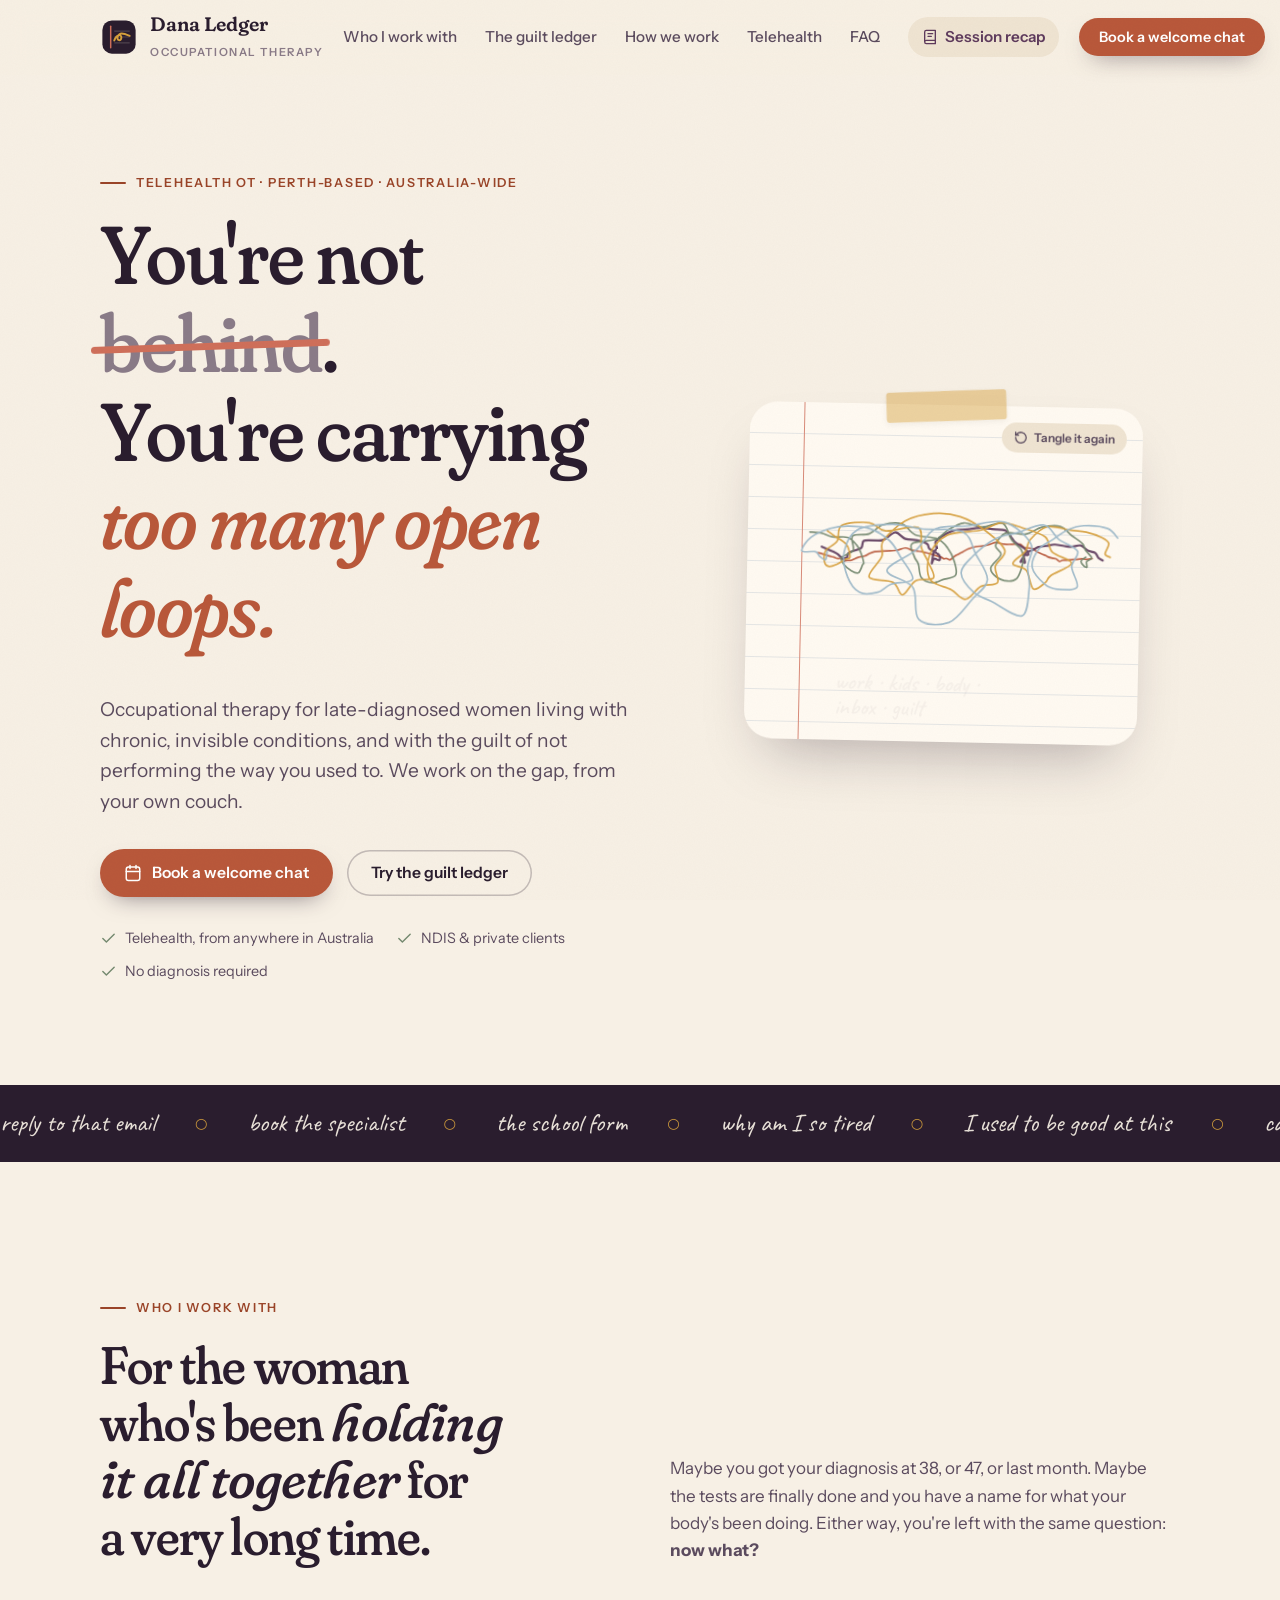
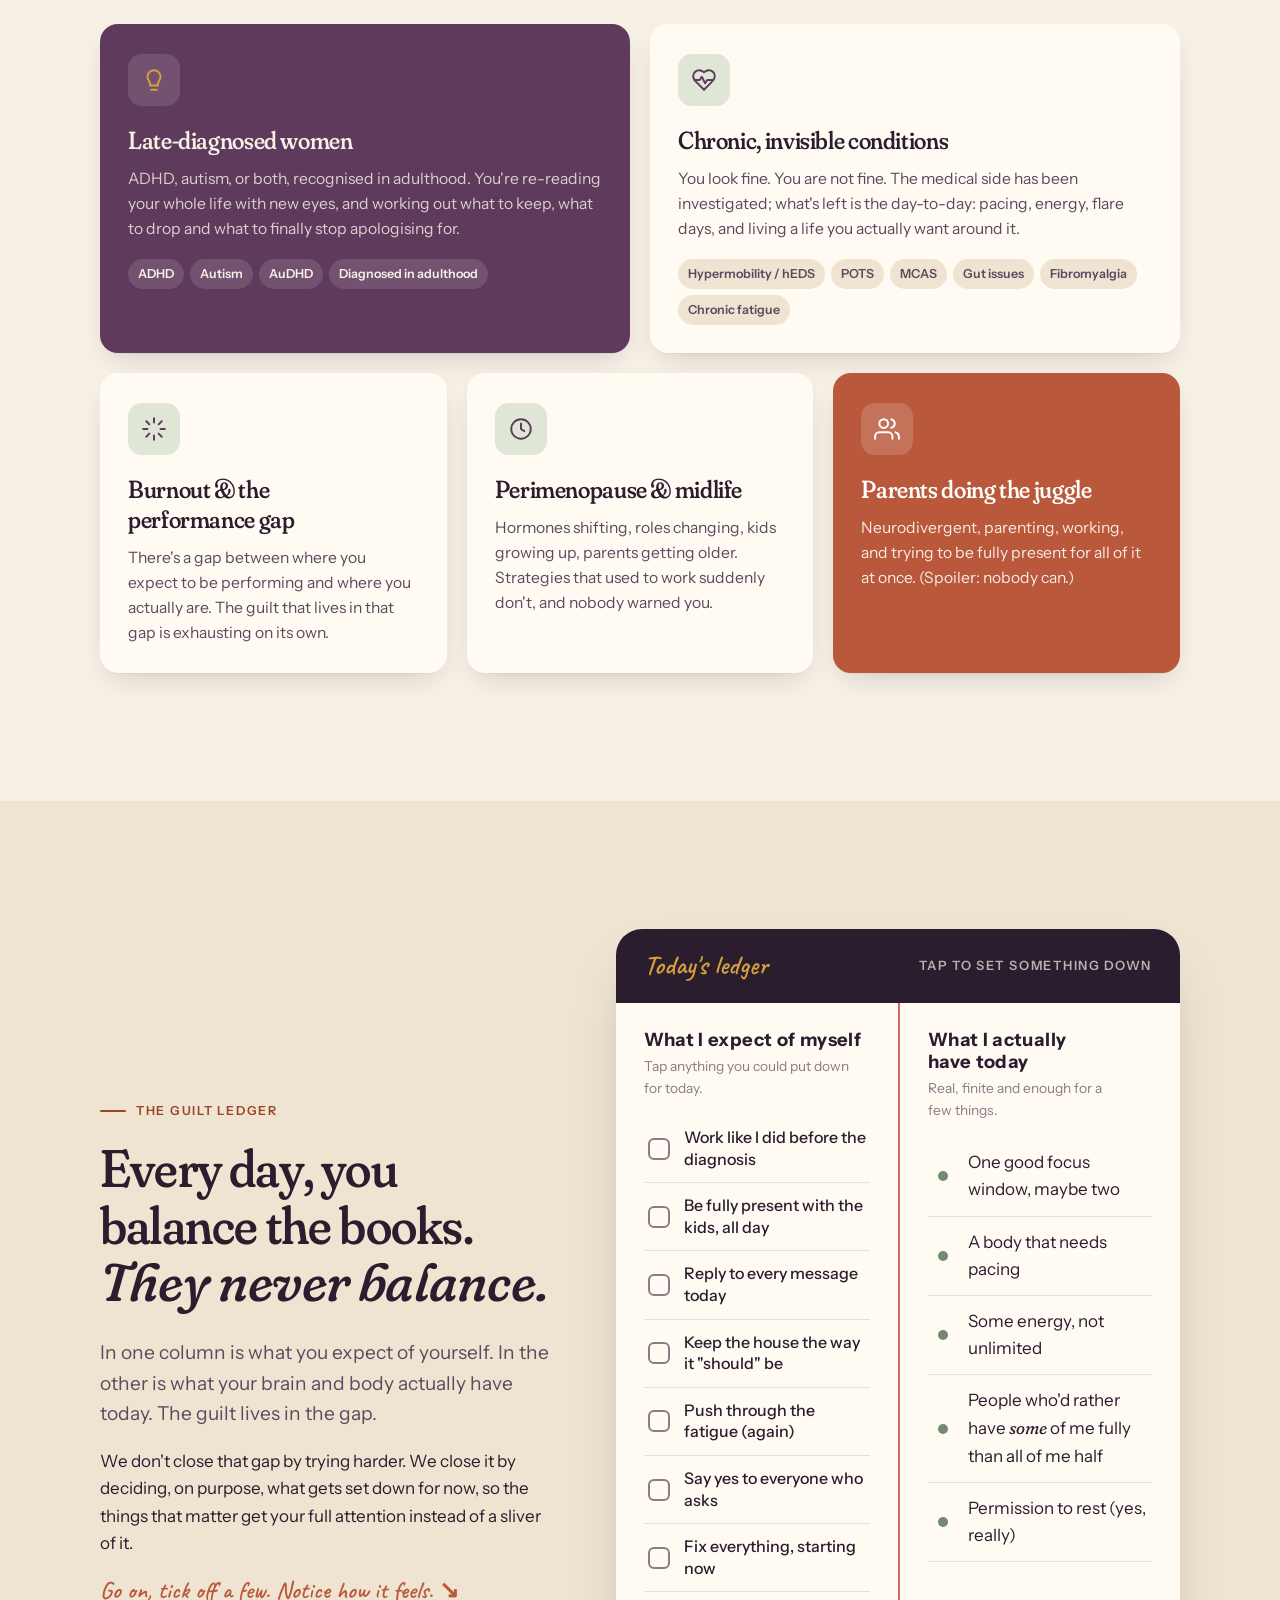
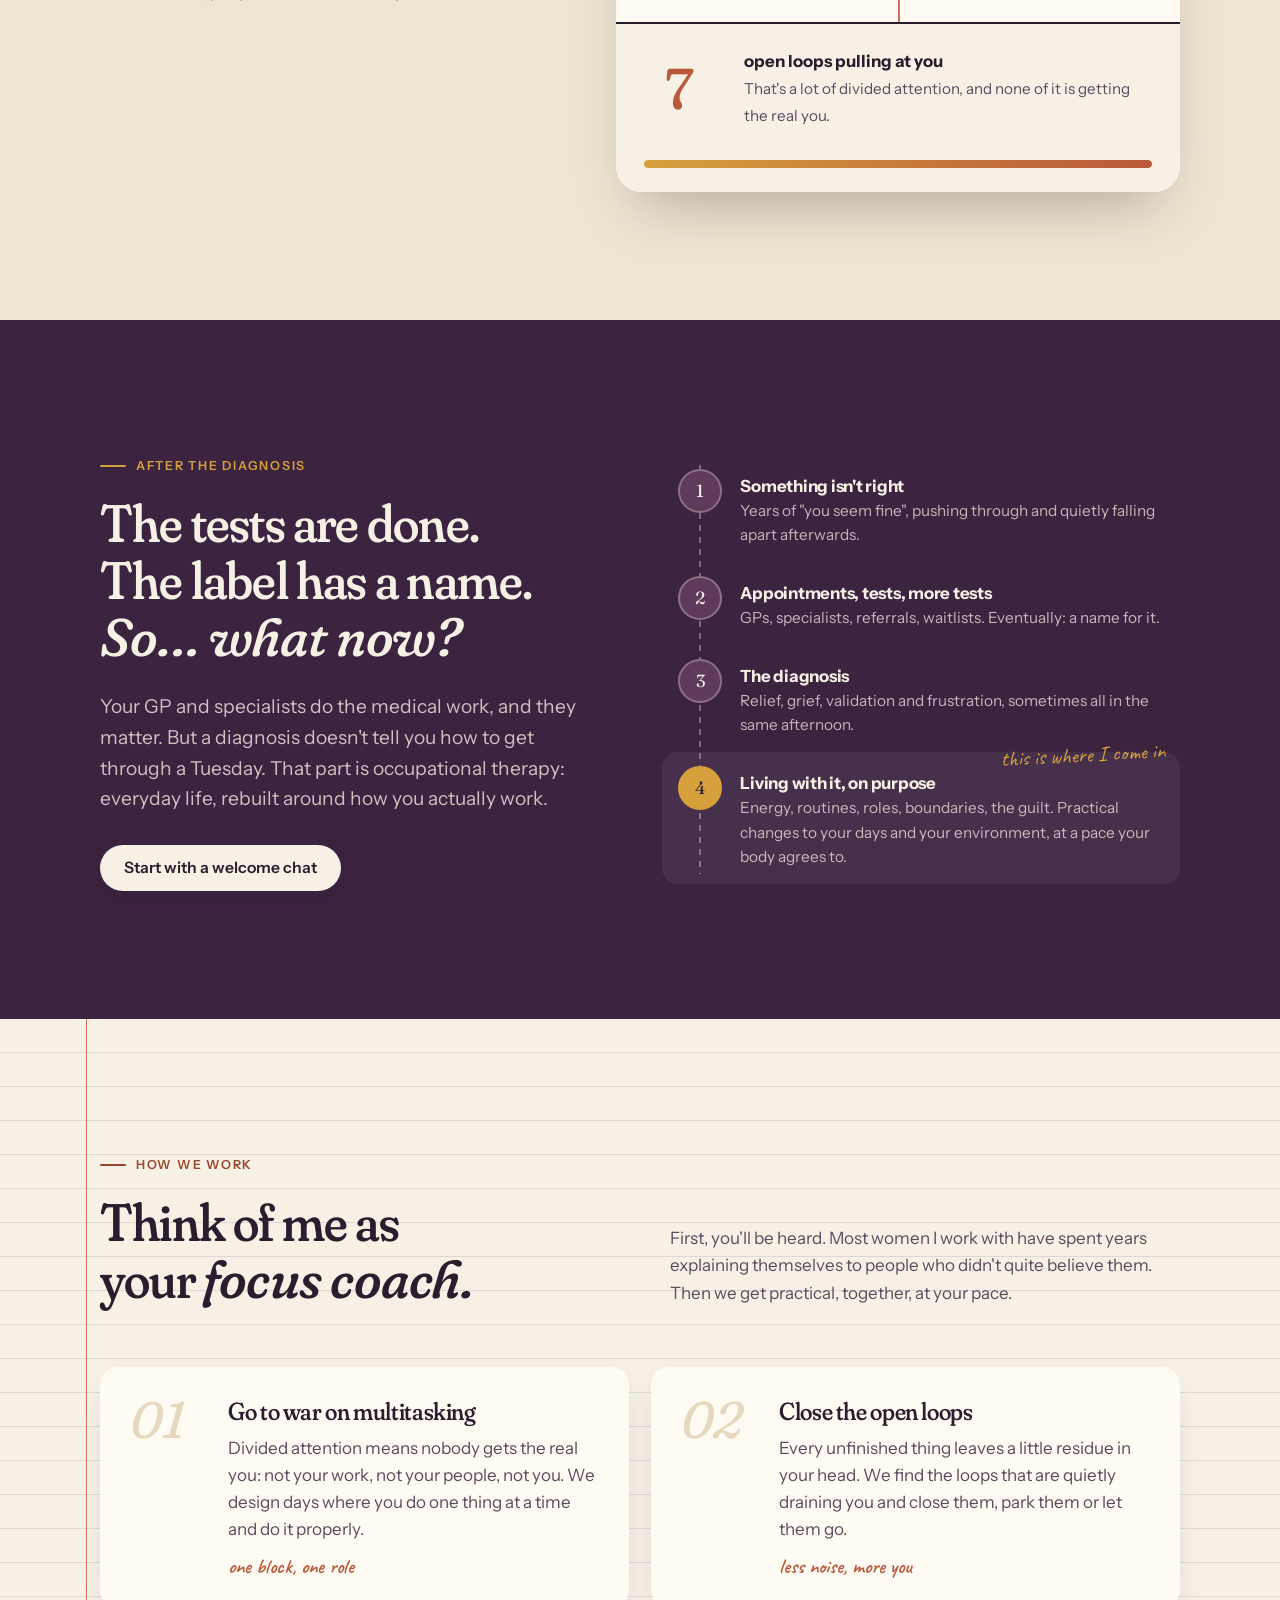
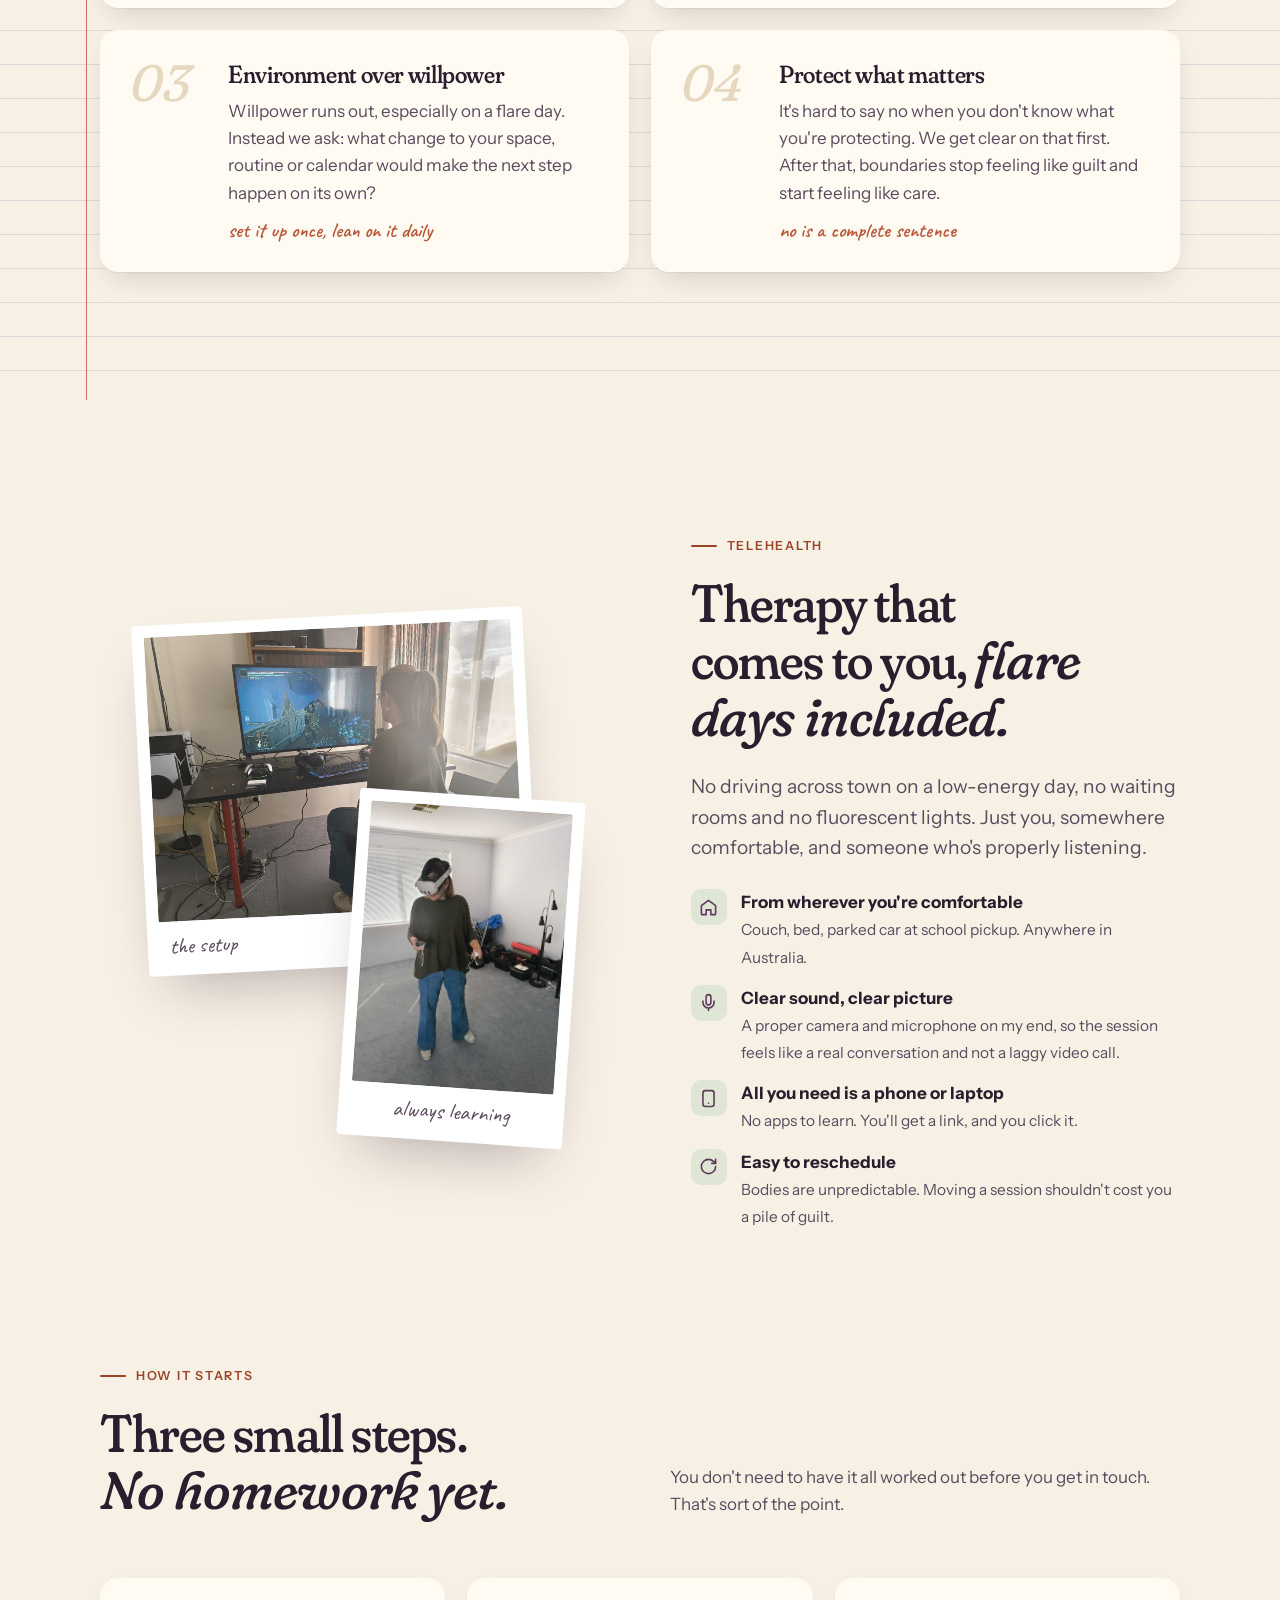
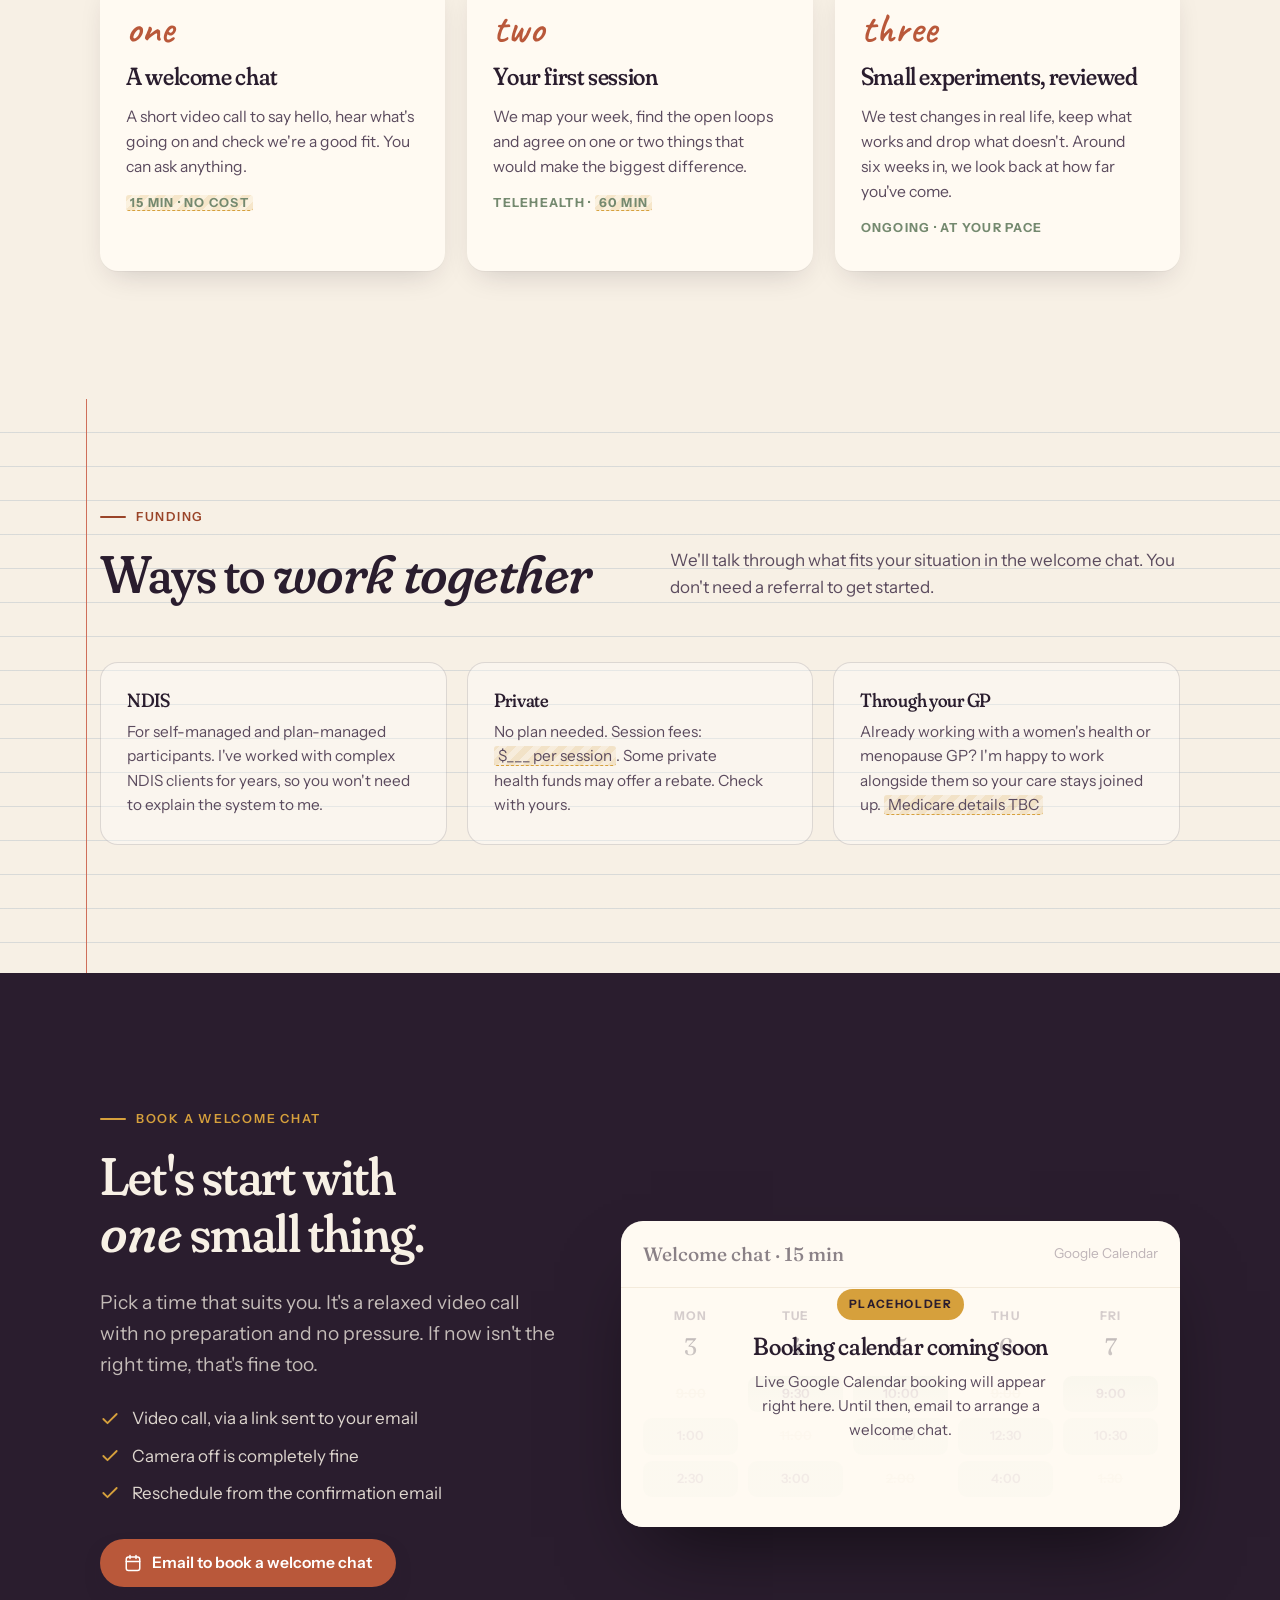
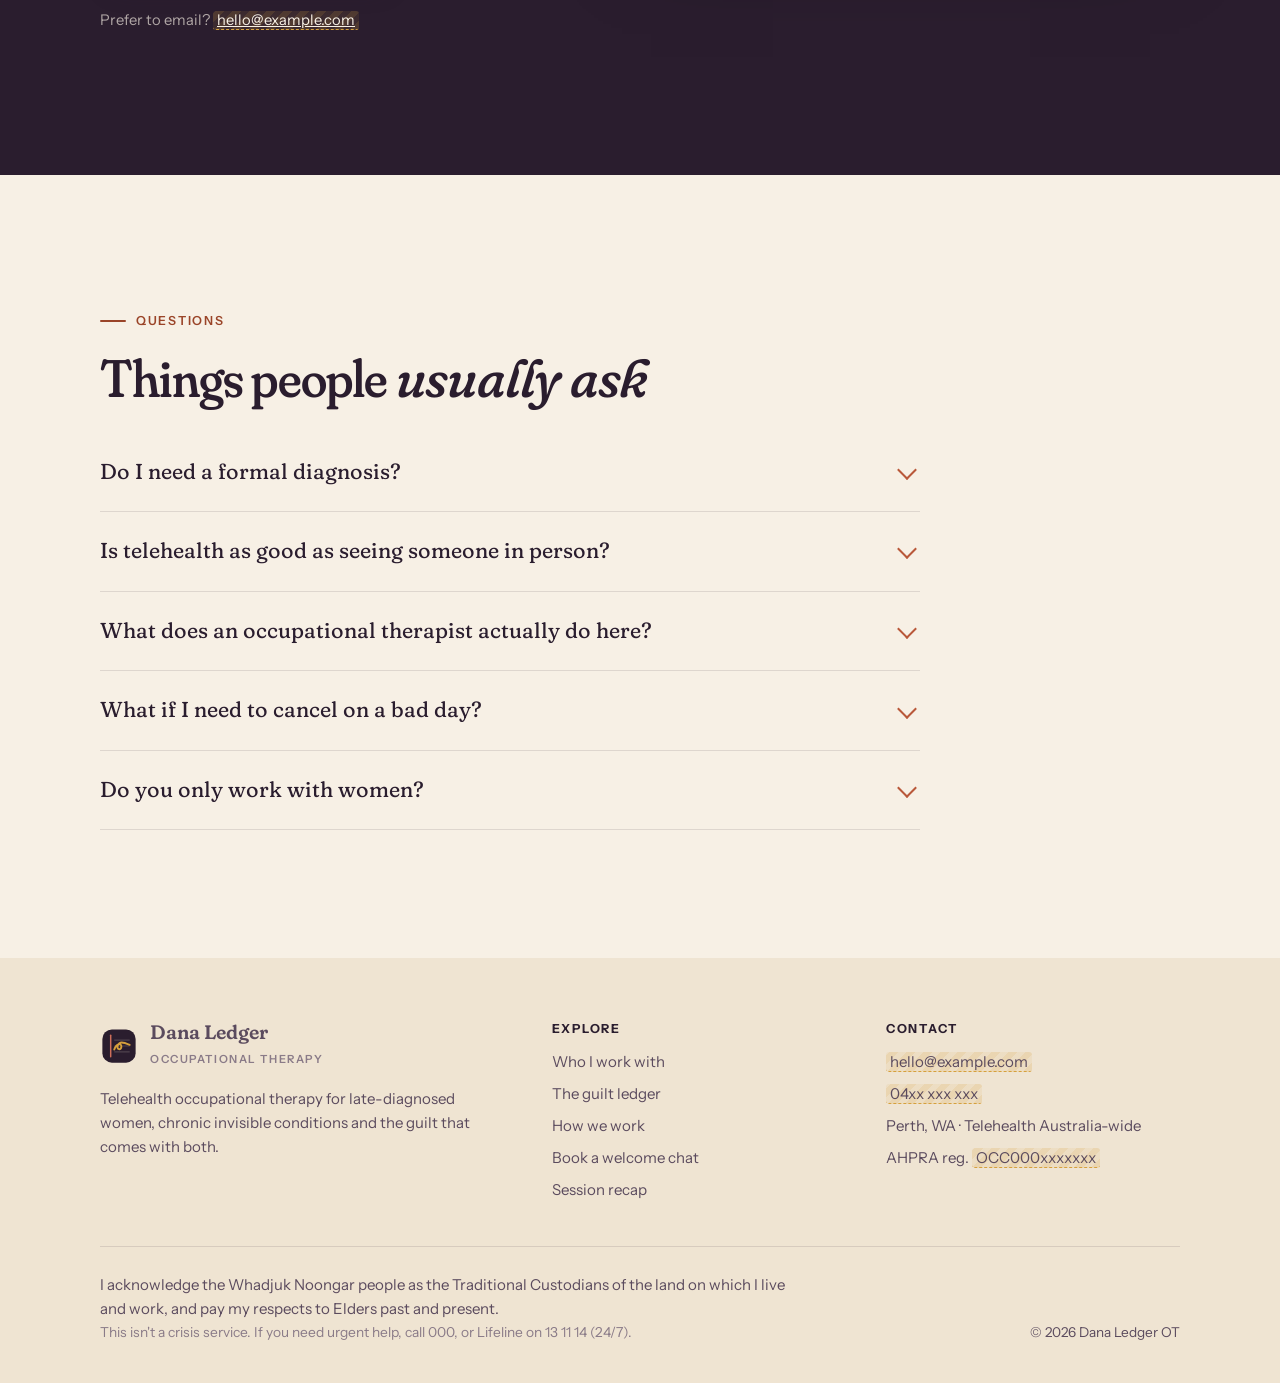
<file: index.html>
<!doctype html>
<html lang="en-AU" class="no-js">
<head>
  <meta charset="utf-8">
  <meta name="viewport" content="width=device-width, initial-scale=1">
  <title>Dana Ledger OT | Telehealth OT for late-diagnosed women</title>
  <meta name="description" content="Telehealth occupational therapy for late-diagnosed women living with chronic, invisible conditions, burnout and the guilt of not performing like you used to. Perth-based, available across Australia.">
  <meta name="theme-color" content="#f7f0e5">
  <link rel="icon" href="assets/favicon.svg" type="image/svg+xml">
  <meta property="og:title" content="Dana Ledger OT | You're not behind. You're carrying too many open loops.">
  <meta property="og:description" content="Telehealth occupational therapy for late-diagnosed women, chronic invisible conditions and the guilt that comes with both.">
  <meta property="og:image" content="assets/img/telehealth-setup.jpg">
  <meta property="og:type" content="website">
  <link rel="preconnect" href="https://fonts.googleapis.com">
  <link rel="preconnect" href="https://fonts.gstatic.com" crossorigin>
  <link href="https://fonts.googleapis.com/css2?family=Caveat:wght@500;600&family=Fraunces:ital,opsz,wght,SOFT,WONK@0,9..144,300..700,0..100,0..1;1,9..144,300..700,0..100,0..1&family=Instrument+Sans:wght@400;500;600;700&display=swap" rel="stylesheet">
  <link rel="stylesheet" href="assets/styles.css">
  <script>document.documentElement.classList.remove('no-js');</script>
</head>
<body>
<a class="skip" href="#main">Skip to content</a>

<!-- =====================================================================
     HEADER
     ===================================================================== -->
<header class="site-header" id="top">
  <nav class="wrap nav" aria-label="Main">
    <a class="brand" href="#top" aria-label="Dana Ledger OT, home">
      <img class="brand-mark" src="assets/favicon.svg" alt="" width="38" height="38">
      <span>
        <span class="brand-name">Dana Ledger</span>
        <span class="brand-sub">Occupational Therapy</span>
      </span>
    </a>
    <ul class="nav-links" id="nav-links">
      <li><a href="#who">Who I work with</a></li>
      <li><a href="#ledger">The guilt ledger</a></li>
      <li><a href="#approach">How we work</a></li>
      <li><a href="#telehealth">Telehealth</a></li>
      <li><a href="#faq">FAQ</a></li>
      <li><a class="nav-recap" href="session-recap.html"><svg viewBox="0 0 24 24" fill="none" stroke="currentColor" stroke-width="2" stroke-linecap="round" stroke-linejoin="round" aria-hidden="true"><path d="M4 19.5V4.5A2.5 2.5 0 0 1 6.5 2H20v20H6.5a2.5 2.5 0 0 1 0-5H20"/><path d="M9 7h7M9 11h5"/></svg>Session recap</a></li>
    </ul>
    <a class="btn btn--clay btn--book-top" href="#book" data-book>Book a welcome chat</a>
    <button class="nav-toggle" aria-controls="nav-links" aria-expanded="false" aria-label="Open menu">
      <svg width="22" height="22" viewBox="0 0 24 24" fill="none" stroke="currentColor" stroke-width="2" stroke-linecap="round"><path d="M4 7h16M4 12h16M4 17h10"/></svg>
    </button>
  </nav>
</header>

<main id="main">

<!-- =====================================================================
     HERO
     ===================================================================== -->
<section class="hero">
  <div class="wrap hero-grid">
    <div>
      <span class="eyebrow">Telehealth OT · Perth-based · Australia-wide</span>
      <h1>You're not <span class="strike">behind</span>.<br>You're carrying <span class="accent">too many open loops.</span></h1>
      <p class="lede">Occupational therapy for late-diagnosed women living with chronic, invisible conditions, and with the guilt of not performing the way you used to. We work on the gap, from your own couch.</p>
      <div class="hero-actions">
        <a class="btn btn--clay" href="#book" data-book>
          <svg viewBox="0 0 24 24" fill="none" stroke="currentColor" stroke-width="2" stroke-linecap="round" stroke-linejoin="round"><rect x="3" y="4" width="18" height="18" rx="3"/><path d="M16 2v4M8 2v4M3 10h18"/></svg>
          Book a welcome chat
        </a>
        <a class="btn btn--ghost" href="#ledger">Try the guilt ledger</a>
      </div>
      <div class="hero-meta">
        <span><svg viewBox="0 0 24 24" fill="none" stroke="currentColor" stroke-width="2" stroke-linecap="round" stroke-linejoin="round"><path d="M20 6 9 17l-5-5"/></svg>Telehealth, from anywhere in Australia</span>
        <span><svg viewBox="0 0 24 24" fill="none" stroke="currentColor" stroke-width="2" stroke-linecap="round" stroke-linejoin="round"><path d="M20 6 9 17l-5-5"/></svg>NDIS &amp; private clients</span>
        <span><svg viewBox="0 0 24 24" fill="none" stroke="currentColor" stroke-width="2" stroke-linecap="round" stroke-linejoin="round"><path d="M20 6 9 17l-5-5"/></svg>No diagnosis required</span>
      </div>
    </div>

    <figure class="loops-card" aria-label="Illustration: tangled threads untangling into a single line">
      <span class="tape" aria-hidden="true"></span>
      <button class="replay" type="button" id="loops-replay" aria-label="Replay the untangling animation">
        <svg viewBox="0 0 24 24" fill="none" stroke="currentColor" stroke-width="2.2" stroke-linecap="round" stroke-linejoin="round"><path d="M3 12a9 9 0 1 0 3-6.7L3 8"/><path d="M3 3v5h5"/></svg>
        Tangle it again
      </button>
      <svg class="loops-svg" id="loops" viewBox="0 0 520 360" role="img" aria-hidden="true"></svg>
      <div class="loops-labels" aria-hidden="true">
        <span class="hand from" id="loops-from">work · kids · body · inbox · guilt</span>
        <span class="hand to" id="loops-to" style="opacity:0">one thing at a time</span>
      </div>
    </figure>
  </div>
</section>

<!-- Open loops marquee -->
<div class="loops-marquee" aria-hidden="true">
  <ul>
    <li>reply to that email</li><li>book the specialist</li><li>the school form</li><li>why am I so tired</li>
    <li>I used to be good at this</li><li>call Mum back</li><li>finish the report</li><li>pharmacy before 6</li>
    <li>just push through</li><li>forty tabs open</li><li>sorry, I forgot</li><li>I should be coping</li>
    <li>reply to that email</li><li>book the specialist</li><li>the school form</li><li>why am I so tired</li>
    <li>I used to be good at this</li><li>call Mum back</li><li>finish the report</li><li>pharmacy before 6</li>
    <li>just push through</li><li>forty tabs open</li><li>sorry, I forgot</li><li>I should be coping</li>
  </ul>
</div>

<!-- =====================================================================
     WHO I WORK WITH
     ===================================================================== -->
<section class="section" id="who">
  <div class="wrap">
    <div class="section-head reveal">
      <div>
        <span class="eyebrow">Who I work with</span>
        <h2>For the woman who's been <em>holding it all together</em> for a very long time.</h2>
      </div>
      <p>Maybe you got your diagnosis at 38, or 47, or last month. Maybe the tests are finally done and you have a name for what your body's been doing. Either way, you're left with the same question: <strong>now what?</strong></p>
    </div>

    <div class="cards">
      <article class="card card--plum wide reveal">
        <div class="icon"><svg viewBox="0 0 24 24" fill="none" stroke="currentColor" stroke-width="1.8" stroke-linecap="round" stroke-linejoin="round"><path d="M12 3a6 6 0 0 0-6 6c0 2.4 1.3 3.6 2 5 .5 1 .5 2 .5 3h7c0-1 0-2 .5-3 .7-1.4 2-2.6 2-5a6 6 0 0 0-6-6Z"/><path d="M9.5 21h5"/></svg></div>
        <h3>Late-diagnosed women</h3>
        <p>ADHD, autism, or both, recognised in adulthood. You're re-reading your whole life with new eyes, and working out what to keep, what to drop and what to finally stop apologising for.</p>
        <div class="tags"><span>ADHD</span><span>Autism</span><span>AuDHD</span><span>Diagnosed in adulthood</span></div>
      </article>
      <article class="card wide reveal">
        <div class="icon"><svg viewBox="0 0 24 24" fill="none" stroke="currentColor" stroke-width="1.8" stroke-linecap="round" stroke-linejoin="round"><path d="M19 14c1.5-1.5 3-3.2 3-5.5A5.5 5.5 0 0 0 16.5 3c-1.8 0-3 .5-4.5 2-1.5-1.5-2.7-2-4.5-2A5.5 5.5 0 0 0 2 8.5c0 2.3 1.5 4 3 5.5l7 7Z"/><path d="M3.2 12H8l2-3 3 6 2-3h5.8"/></svg></div>
        <h3>Chronic, invisible conditions</h3>
        <p>You look fine. You are not fine. The medical side has been investigated; what's left is the day-to-day: pacing, energy, flare days, and living a life you actually want around it.</p>
        <div class="tags"><span>Hypermobility / hEDS</span><span>POTS</span><span>MCAS</span><span>Gut issues</span><span>Fibromyalgia</span><span>Chronic fatigue</span></div>
      </article>
      <article class="card reveal">
        <div class="icon"><svg viewBox="0 0 24 24" fill="none" stroke="currentColor" stroke-width="1.8" stroke-linecap="round" stroke-linejoin="round"><path d="M12 2v4M12 18v4M4.9 4.9l2.8 2.8M16.3 16.3l2.8 2.8M2 12h4M18 12h4M4.9 19.1l2.8-2.8M16.3 7.7l2.8-2.8"/></svg></div>
        <h3>Burnout &amp; the performance gap</h3>
        <p>There's a gap between where you expect to be performing and where you actually are. The guilt that lives in that gap is exhausting on its own.</p>
      </article>
      <article class="card reveal">
        <div class="icon"><svg viewBox="0 0 24 24" fill="none" stroke="currentColor" stroke-width="1.8" stroke-linecap="round" stroke-linejoin="round"><circle cx="12" cy="12" r="9"/><path d="M12 7v5l3 2"/></svg></div>
        <h3>Perimenopause &amp; midlife</h3>
        <p>Hormones shifting, roles changing, kids growing up, parents getting older. Strategies that used to work suddenly don't, and nobody warned you.</p>
      </article>
      <article class="card card--clay reveal">
        <div class="icon"><svg viewBox="0 0 24 24" fill="none" stroke="currentColor" stroke-width="1.8" stroke-linecap="round" stroke-linejoin="round"><path d="M17 21v-2a4 4 0 0 0-4-4H5a4 4 0 0 0-4 4v2"/><circle cx="9" cy="7" r="4"/><path d="M23 21v-2a4 4 0 0 0-3-3.9M16 3.1a4 4 0 0 1 0 7.8"/></svg></div>
        <h3>Parents doing the juggle</h3>
        <p>Neurodivergent, parenting, working, and trying to be fully present for all of it at once. (Spoiler: nobody can.)</p>
      </article>
    </div>
  </div>
</section>

<!-- =====================================================================
     THE GUILT LEDGER (interactive)
     ===================================================================== -->
<section class="section ledger-section" id="ledger">
  <div class="wrap ledger-aside">
    <div class="reveal">
      <span class="eyebrow">The guilt ledger</span>
      <h2>Every day, you balance the books. <em>They never balance.</em></h2>
      <p class="lede">In one column is what you expect of yourself. In the other is what your brain and body actually have today. The guilt lives in the gap.</p>
      <p>We don't close that gap by trying harder. We close it by deciding, on purpose, what gets set down for now, so the things that matter get your full attention instead of a sliver of it.</p>
      <p class="hand" style="font-size:1.5rem;color:var(--clay);margin-top:20px">Go on, tick off a few. Notice how it feels. ↘</p>
    </div>

    <div class="ledger reveal" aria-labelledby="ledger-title">
      <div class="ledger-top">
        <span class="hand" id="ledger-title">Today's ledger</span>
        <small>Tap to set something down</small>
      </div>
      <div class="ledger-cols">
        <div class="ledger-col">
          <h3>What I expect of myself</h3>
          <p class="hint">Tap anything you could put down for today.</p>
          <ul class="ledger-list" id="ledger-expect">
            <li><button class="ledger-item" type="button" aria-pressed="false"><span class="box"><svg viewBox="0 0 24 24" fill="none" stroke="currentColor" stroke-width="3.5" stroke-linecap="round" stroke-linejoin="round"><path d="M20 6 9 17l-5-5"/></svg></span><span class="txt">Work like I did before the diagnosis</span></button></li>
            <li><button class="ledger-item" type="button" aria-pressed="false"><span class="box"><svg viewBox="0 0 24 24" fill="none" stroke="currentColor" stroke-width="3.5" stroke-linecap="round" stroke-linejoin="round"><path d="M20 6 9 17l-5-5"/></svg></span><span class="txt">Be fully present with the kids, all day</span></button></li>
            <li><button class="ledger-item" type="button" aria-pressed="false"><span class="box"><svg viewBox="0 0 24 24" fill="none" stroke="currentColor" stroke-width="3.5" stroke-linecap="round" stroke-linejoin="round"><path d="M20 6 9 17l-5-5"/></svg></span><span class="txt">Reply to every message today</span></button></li>
            <li><button class="ledger-item" type="button" aria-pressed="false"><span class="box"><svg viewBox="0 0 24 24" fill="none" stroke="currentColor" stroke-width="3.5" stroke-linecap="round" stroke-linejoin="round"><path d="M20 6 9 17l-5-5"/></svg></span><span class="txt">Keep the house the way it "should" be</span></button></li>
            <li><button class="ledger-item" type="button" aria-pressed="false"><span class="box"><svg viewBox="0 0 24 24" fill="none" stroke="currentColor" stroke-width="3.5" stroke-linecap="round" stroke-linejoin="round"><path d="M20 6 9 17l-5-5"/></svg></span><span class="txt">Push through the fatigue (again)</span></button></li>
            <li><button class="ledger-item" type="button" aria-pressed="false"><span class="box"><svg viewBox="0 0 24 24" fill="none" stroke="currentColor" stroke-width="3.5" stroke-linecap="round" stroke-linejoin="round"><path d="M20 6 9 17l-5-5"/></svg></span><span class="txt">Say yes to everyone who asks</span></button></li>
            <li><button class="ledger-item" type="button" aria-pressed="false"><span class="box"><svg viewBox="0 0 24 24" fill="none" stroke="currentColor" stroke-width="3.5" stroke-linecap="round" stroke-linejoin="round"><path d="M20 6 9 17l-5-5"/></svg></span><span class="txt">Fix everything, starting now</span></button></li>
          </ul>
        </div>
        <div class="ledger-col">
          <h3>What I actually have today</h3>
          <p class="hint">Real, finite and enough for a few things.</p>
          <ul class="ledger-list ledger-today">
            <li><span class="dot"></span><span>One good focus window, maybe two</span></li>
            <li><span class="dot"></span><span>A body that needs pacing</span></li>
            <li><span class="dot"></span><span>Some energy, not unlimited</span></li>
            <li><span class="dot"></span><span>People who'd rather have <em>some</em> of me fully than all of me half</span></li>
            <li><span class="dot"></span><span>Permission to rest (yes, really)</span></li>
          </ul>
        </div>
      </div>
      <div class="ledger-foot" aria-live="polite">
        <div class="ledger-balance" id="ledger-balance">7</div>
        <div class="ledger-msg"><strong id="ledger-msg-title">open loops pulling at you</strong><span id="ledger-msg-body">That's a lot of divided attention, and none of it is getting the real you.</span></div>
        <div class="meter" id="ledger-meter"><i></i></div>
      </div>
    </div>
  </div>
</section>

<!-- =====================================================================
     AFTER THE DIAGNOSIS
     ===================================================================== -->
<section class="section after">
  <div class="wrap after-grid">
    <div class="reveal">
      <span class="eyebrow">After the diagnosis</span>
      <h2>The tests are done. The label has a name. <em>So… what now?</em></h2>
      <p class="lede">Your GP and specialists do the medical work, and they matter. But a diagnosis doesn't tell you how to get through a Tuesday. That part is occupational therapy: everyday life, rebuilt around how you actually work.</p>
      <a class="btn btn--paper" href="#book" data-book style="margin-top:12px">Start with a welcome chat</a>
    </div>
    <ol class="path reveal">
      <li><span class="n">1</span><div><h4>Something isn't right</h4><p>Years of "you seem fine", pushing through and quietly falling apart afterwards.</p></div></li>
      <li><span class="n">2</span><div><h4>Appointments, tests, more tests</h4><p>GPs, specialists, referrals, waitlists. Eventually: a name for it.</p></div></li>
      <li><span class="n">3</span><div><h4>The diagnosis</h4><p>Relief, grief, validation and frustration, sometimes all in the same afternoon.</p></div></li>
      <li class="you"><span class="n">4</span><div><h4>Living with it, on purpose</h4><p>Energy, routines, roles, boundaries, the guilt. Practical changes to your days and your environment, at a pace your body agrees to.</p></div></li>
    </ol>
  </div>
</section>

<!-- =====================================================================
     APPROACH
     ===================================================================== -->
<section class="section ruled" id="approach">
  <div class="wrap">
    <div class="section-head reveal">
      <div>
        <span class="eyebrow">How we work</span>
        <h2>Think of me as your <em>focus coach.</em></h2>
      </div>
      <p>First, you'll be heard. Most women I work with have spent years explaining themselves to people who didn't quite believe them. Then we get practical, together, at your pace.</p>
    </div>

    <div class="principles">
      <article class="principle reveal">
        <span class="num" aria-hidden="true"></span>
        <div>
          <h3>Go to war on multitasking</h3>
          <p>Divided attention means nobody gets the real you: not your work, not your people, not you. We design days where you do one thing at a time and do it properly.</p>
          <span class="hand">one block, one role</span>
        </div>
      </article>
      <article class="principle reveal">
        <span class="num" aria-hidden="true"></span>
        <div>
          <h3>Close the open loops</h3>
          <p>Every unfinished thing leaves a little residue in your head. We find the loops that are quietly draining you and close them, park them or let them go.</p>
          <span class="hand">less noise, more you</span>
        </div>
      </article>
      <article class="principle reveal">
        <span class="num" aria-hidden="true"></span>
        <div>
          <h3>Environment over willpower</h3>
          <p>Willpower runs out, especially on a flare day. Instead we ask: what change to your space, routine or calendar would make the next step happen on its own?</p>
          <span class="hand">set it up once, lean on it daily</span>
        </div>
      </article>
      <article class="principle reveal">
        <span class="num" aria-hidden="true"></span>
        <div>
          <h3>Protect what matters</h3>
          <p>It's hard to say no when you don't know what you're protecting. We get clear on that first. After that, boundaries stop feeling like guilt and start feeling like care.</p>
          <span class="hand">no is a complete sentence</span>
        </div>
      </article>
    </div>
  </div>
</section>

<!-- =====================================================================
     TELEHEALTH
     ===================================================================== -->
<section class="section" id="telehealth">
  <div class="wrap tele-grid">
    <div class="photo-stack reveal">
      <figure class="polaroid p1">
        <img src="assets/img/telehealth-setup.jpg" alt="A woman sitting at a desk with a large monitor, webcam, headset and keyboard" width="1400" height="1054">
        <figcaption>the setup</figcaption>
      </figure>
      <figure class="polaroid p2">
        <img src="assets/img/vr-session.jpg" alt="A woman wearing a VR headset and holding controllers, laughing" width="900" height="1196">
        <figcaption>always learning</figcaption>
      </figure>
    </div>
    <div class="reveal">
      <span class="eyebrow">Telehealth</span>
      <h2>Therapy that comes to you, <em>flare days included.</em></h2>
      <p class="lede">No driving across town on a low-energy day, no waiting rooms and no fluorescent lights. Just you, somewhere comfortable, and someone who's properly listening.</p>
      <ul class="tele-list">
        <li><span class="ic"><svg viewBox="0 0 24 24" fill="none" stroke="currentColor" stroke-width="2" stroke-linecap="round" stroke-linejoin="round"><path d="M3 9.5 12 3l9 6.5V20a1 1 0 0 1-1 1h-5v-6H9v6H4a1 1 0 0 1-1-1Z"/></svg></span><div><strong>From wherever you're comfortable</strong><span>Couch, bed, parked car at school pickup. Anywhere in Australia.</span></div></li>
        <li><span class="ic"><svg viewBox="0 0 24 24" fill="none" stroke="currentColor" stroke-width="2" stroke-linecap="round" stroke-linejoin="round"><path d="M12 2a3 3 0 0 0-3 3v7a3 3 0 0 0 6 0V5a3 3 0 0 0-3-3Z"/><path d="M19 10v2a7 7 0 0 1-14 0v-2M12 19v3"/></svg></span><div><strong>Clear sound, clear picture</strong><span>A proper camera and microphone on my end, so the session feels like a real conversation and not a laggy video call.</span></div></li>
        <li><span class="ic"><svg viewBox="0 0 24 24" fill="none" stroke="currentColor" stroke-width="2" stroke-linecap="round" stroke-linejoin="round"><rect x="5" y="2" width="14" height="20" rx="3"/><path d="M12 18h.01"/></svg></span><div><strong>All you need is a phone or laptop</strong><span>No apps to learn. You'll get a link, and you click it.</span></div></li>
        <li><span class="ic"><svg viewBox="0 0 24 24" fill="none" stroke="currentColor" stroke-width="2" stroke-linecap="round" stroke-linejoin="round"><path d="M21 12a9 9 0 1 1-9-9c2.5 0 4.7 1 6.4 2.6L21 8"/><path d="M21 3v5h-5"/></svg></span><div><strong>Easy to reschedule</strong><span>Bodies are unpredictable. Moving a session shouldn't cost you a pile of guilt.</span></div></li>
      </ul>
    </div>
  </div>
</section>

<!-- =====================================================================
     HOW IT STARTS
     ===================================================================== -->
<section class="section" style="padding-top:0">
  <div class="wrap">
    <div class="section-head reveal">
      <div>
        <span class="eyebrow">How it starts</span>
        <h2>Three small steps. <em>No homework yet.</em></h2>
      </div>
      <p>You don't need to have it all worked out before you get in touch. That's sort of the point.</p>
    </div>
    <div class="steps">
      <div class="step reveal">
        <span class="hand">one</span>
        <h3>A welcome chat</h3>
        <p>A short video call to say hello, hear what's going on and check we're a good fit. You can ask anything.</p>
        <span class="when"><span class="todo">15 min · no cost</span></span>
      </div>
      <div class="step reveal">
        <span class="hand">two</span>
        <h3>Your first session</h3>
        <p>We map your week, find the open loops and agree on one or two things that would make the biggest difference.</p>
        <span class="when">Telehealth · <span class="todo">60 min</span></span>
      </div>
      <div class="step reveal">
        <span class="hand">three</span>
        <h3>Small experiments, reviewed</h3>
        <p>We test changes in real life, keep what works and drop what doesn't. Around six weeks in, we look back at how far you've come.</p>
        <span class="when">Ongoing · at your pace</span>
      </div>
    </div>
  </div>
</section>

<!-- =====================================================================
     FUNDING + ALSO OFFERING
     ===================================================================== -->
<section class="section ruled" style="padding-top:clamp(60px,8vw,100px)">
  <div class="wrap">
    <div class="section-head reveal">
      <div>
        <span class="eyebrow">Funding</span>
        <h2>Ways to <em>work together</em></h2>
      </div>
      <p>We'll talk through what fits your situation in the welcome chat. You don't need a referral to get started.</p>
    </div>
    <div class="fund-grid">
      <div class="fund reveal">
        <h3>NDIS</h3>
        <p>For self-managed and plan-managed participants. I've worked with complex NDIS clients for years, so you won't need to explain the system to me.</p>
      </div>
      <div class="fund reveal">
        <h3>Private</h3>
        <p>No plan needed. Session fees: <span class="todo">$___ per session</span>. Some private health funds may offer a rebate. Check with yours.</p>
      </div>
      <div class="fund reveal">
        <h3>Through your GP</h3>
        <p>Already working with a women's health or menopause GP? I'm happy to work alongside them so your care stays joined up. <span class="todo">Medicare details TBC</span></p>
      </div>
    </div>
  </div>
</section>

<!-- =====================================================================
     BOOKING  (Google Calendar appointment schedule)
     ---------------------------------------------------------------------
     To switch this on, open assets/site.js and paste your Google Calendar
     booking page link into SITE.bookingUrl. The placeholder below is then
     swapped for the live calendar automatically.
     ===================================================================== -->
<section class="section book" id="book">
  <div class="wrap book-grid">
    <div class="reveal">
      <span class="eyebrow">Book a welcome chat</span>
      <h2>Let's start with <em>one</em> small thing.</h2>
      <p class="lede">Pick a time that suits you. It's a relaxed video call with no preparation and no pressure. If now isn't the right time, that's fine too.</p>
      <ul class="book-points">
        <li><svg viewBox="0 0 24 24" fill="none" stroke="currentColor" stroke-width="2.2" stroke-linecap="round" stroke-linejoin="round"><path d="M20 6 9 17l-5-5"/></svg>Video call, via a link sent to your email</li>
        <li><svg viewBox="0 0 24 24" fill="none" stroke="currentColor" stroke-width="2.2" stroke-linecap="round" stroke-linejoin="round"><path d="M20 6 9 17l-5-5"/></svg>Camera off is completely fine</li>
        <li><svg viewBox="0 0 24 24" fill="none" stroke="currentColor" stroke-width="2.2" stroke-linecap="round" stroke-linejoin="round"><path d="M20 6 9 17l-5-5"/></svg>Reschedule from the confirmation email</li>
      </ul>
      <a class="btn btn--clay" href="#book" data-book data-book-external>
        <svg viewBox="0 0 24 24" fill="none" stroke="currentColor" stroke-width="2" stroke-linecap="round" stroke-linejoin="round"><rect x="3" y="4" width="18" height="18" rx="3"/><path d="M16 2v4M8 2v4M3 10h18"/></svg>
        Open booking calendar
      </a>
      <p style="margin-top:22px;font-size:.92rem;color:rgba(247,240,229,.65)">Prefer to email? <a href="mailto:hello@example.com" class="todo" style="color:var(--paper)">hello@example.com</a></p>
    </div>

    <div class="cal reveal" id="booking-widget">
      <!-- Placeholder calendar, replaced by the live Google Calendar embed once SITE.bookingUrl is set -->
      <div class="cal-head"><strong>Welcome chat · 15 min</strong><span>Google Calendar</span></div>
      <div class="cal-week" aria-hidden="true">
        <div class="cal-day"><b>Mon</b><i>3</i><span class="slot off">9:00</span><span class="slot">1:00</span><span class="slot">2:30</span></div>
        <div class="cal-day"><b>Tue</b><i>4</i><span class="slot">9:30</span><span class="slot off">11:00</span><span class="slot">3:00</span></div>
        <div class="cal-day"><b>Wed</b><i>5</i><span class="slot">10:00</span><span class="slot">11:30</span><span class="slot off">2:00</span></div>
        <div class="cal-day"><b>Thu</b><i>6</i><span class="slot off">9:00</span><span class="slot">12:30</span><span class="slot">4:00</span></div>
        <div class="cal-day"><b>Fri</b><i>7</i><span class="slot">9:00</span><span class="slot">10:30</span><span class="slot off">1:30</span></div>
      </div>
      <div class="cal-overlay">
        <div>
          <span class="badge">Placeholder</span>
          <h3>Booking calendar coming soon</h3>
          <p>Live Google Calendar booking will appear right here. Until then, email to arrange a welcome chat.</p>
        </div>
      </div>
    </div>
  </div>
</section>

<!-- =====================================================================
     FAQ
     ===================================================================== -->
<section class="section" id="faq">
  <div class="wrap">
    <div class="reveal" style="max-width:820px">
      <span class="eyebrow">Questions</span>
      <h2>Things people <em>usually ask</em></h2>
    </div>
    <div class="faq reveal">
      <details>
        <summary>Do I need a formal diagnosis?</summary>
        <p>No. Plenty of women come to me while they're still on a waitlist, mid-assessment, or quietly suspecting. We work with what's happening in your life, not just what's on paper.</p>
      </details>
      <details>
        <summary>Is telehealth as good as seeing someone in person?</summary>
        <p>For this kind of work, often better. You're in your real environment, which is exactly what we're working on, and you skip the energy cost of getting somewhere. If something needs to be in person, we'll talk about it.</p>
      </details>
      <details>
        <summary>What does an occupational therapist actually do here?</summary>
        <p>OT is about everyday life: the routines, roles, environments and energy that make up your days. With me, that looks like untangling your week, building systems that don't depend on willpower, pacing around chronic illness, and working through the guilt that comes with doing less.</p>
      </details>
      <details>
        <summary>What if I need to cancel on a bad day?</summary>
        <p>It happens, and it's expected. Rescheduling is simple. Cancellation policy: <span class="todo">add details</span>.</p>
      </details>
      <details>
        <summary>Do you only work with women?</summary>
        <p>This part of my practice focuses on women, because late diagnosis and invisible illness often show up differently for them. I also offer broader NDIS occupational therapy. Ask in your welcome chat.</p>
      </details>
    </div>
  </div>
</section>

</main>

<!-- =====================================================================
     FOOTER
     ===================================================================== -->
<footer class="site-footer">
  <div class="wrap">
    <div class="foot-grid">
      <div>
        <a class="brand" href="#top">
          <img class="brand-mark" src="assets/favicon.svg" alt="" width="38" height="38">
          <span><span class="brand-name">Dana Ledger</span><span class="brand-sub">Occupational Therapy</span></span>
        </a>
        <p style="margin-top:18px;max-width:42ch">Telehealth occupational therapy for late-diagnosed women, chronic invisible conditions and the guilt that comes with both.</p>
      </div>
      <div>
        <h4>Explore</h4>
        <ul>
          <li><a href="#who">Who I work with</a></li>
          <li><a href="#ledger">The guilt ledger</a></li>
          <li><a href="#approach">How we work</a></li>
          <li><a href="#book" data-book>Book a welcome chat</a></li>
          <li><a href="session-recap.html">Session recap</a></li>
        </ul>
      </div>
      <div>
        <h4>Contact</h4>
        <ul>
          <li><a class="todo" href="mailto:hello@example.com">hello@example.com</a></li>
          <li><span class="todo">04xx xxx xxx</span></li>
          <li>Perth, WA · Telehealth Australia-wide</li>
          <li>AHPRA reg. <span class="todo">OCC000xxxxxxx</span></li>
        </ul>
      </div>
    </div>
    <div class="ack">
      <div>
        <p>I acknowledge the Whadjuk Noongar people as the Traditional Custodians of the land on which I live and work, and pay my respects to Elders past and present.</p>
        <p class="crisis">This isn't a crisis service. If you need urgent help, call 000, or Lifeline on 13 11 14 (24/7).</p>
      </div>
      <p style="font-size:.85rem">© <span id="year">2026</span> Dana Ledger OT</p>
    </div>
  </div>
</footer>

<script src="assets/site.js"></script>
</body>
</html>
</file>
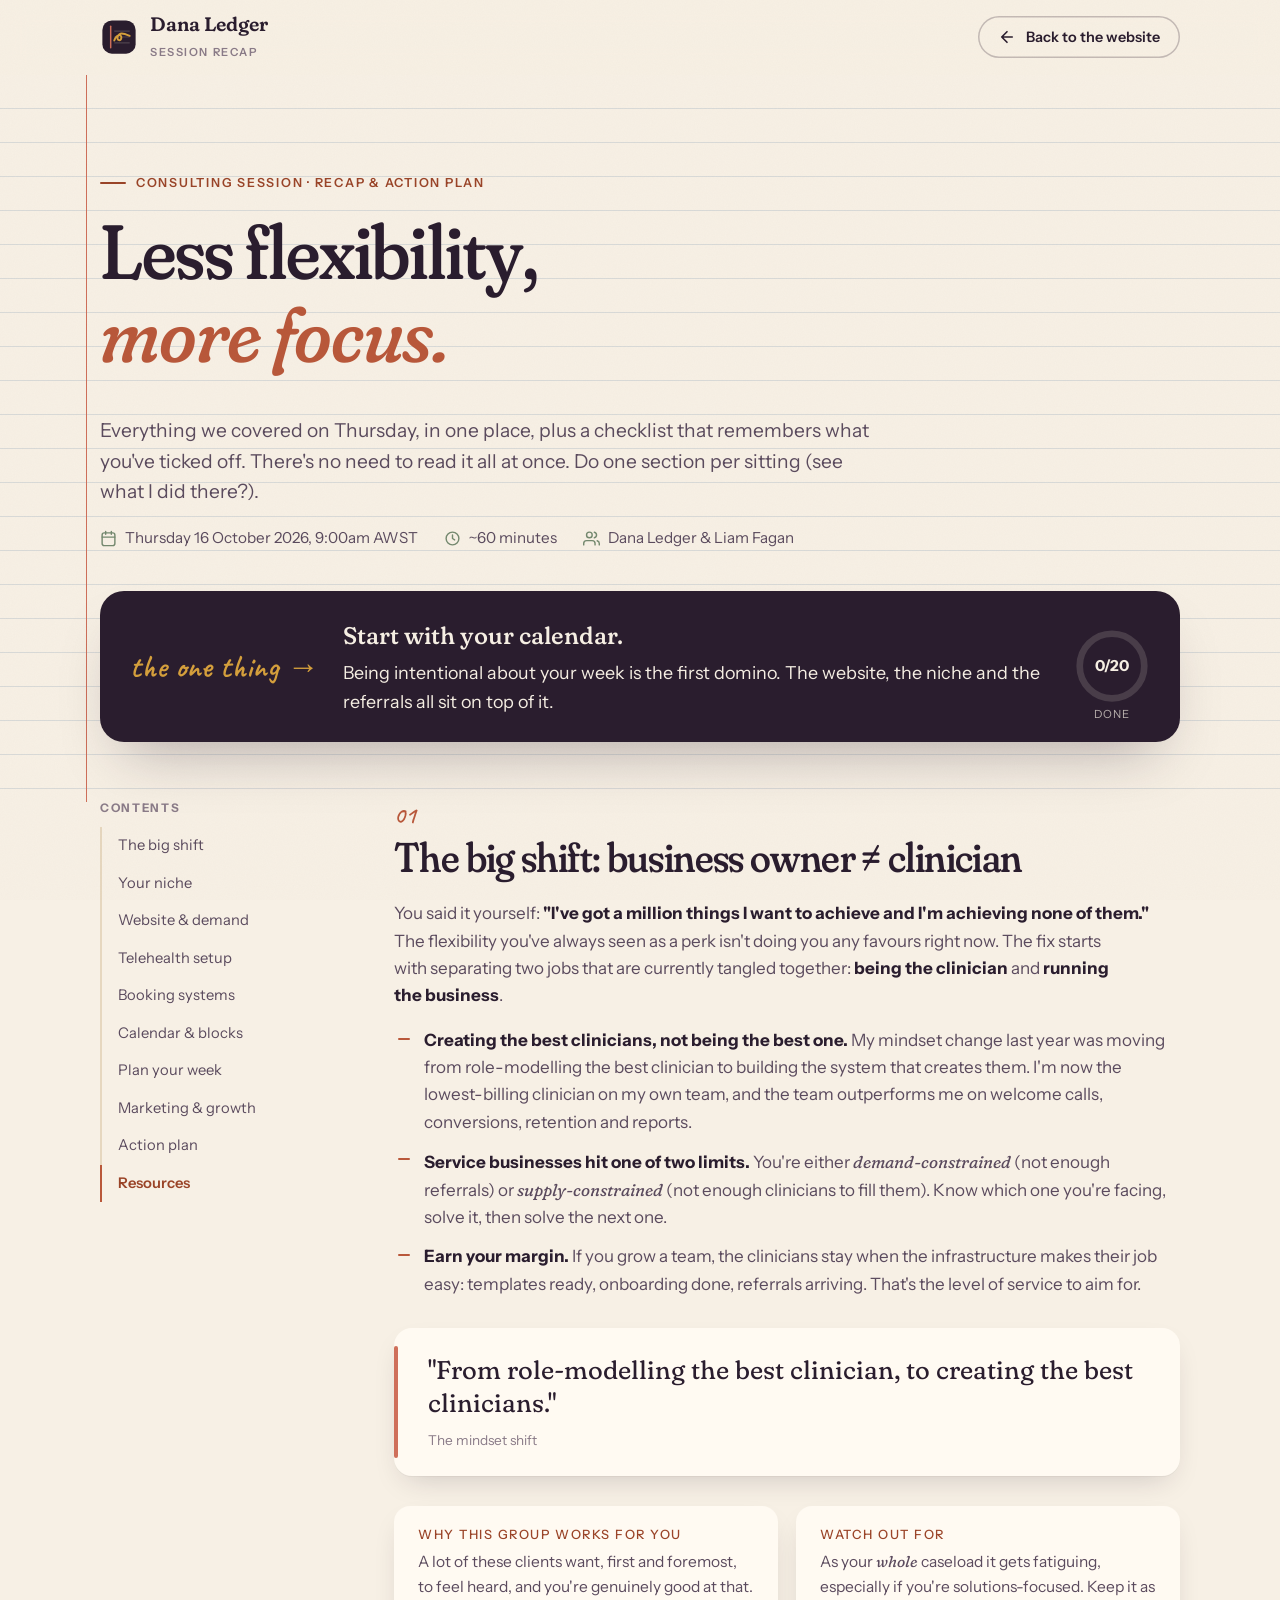
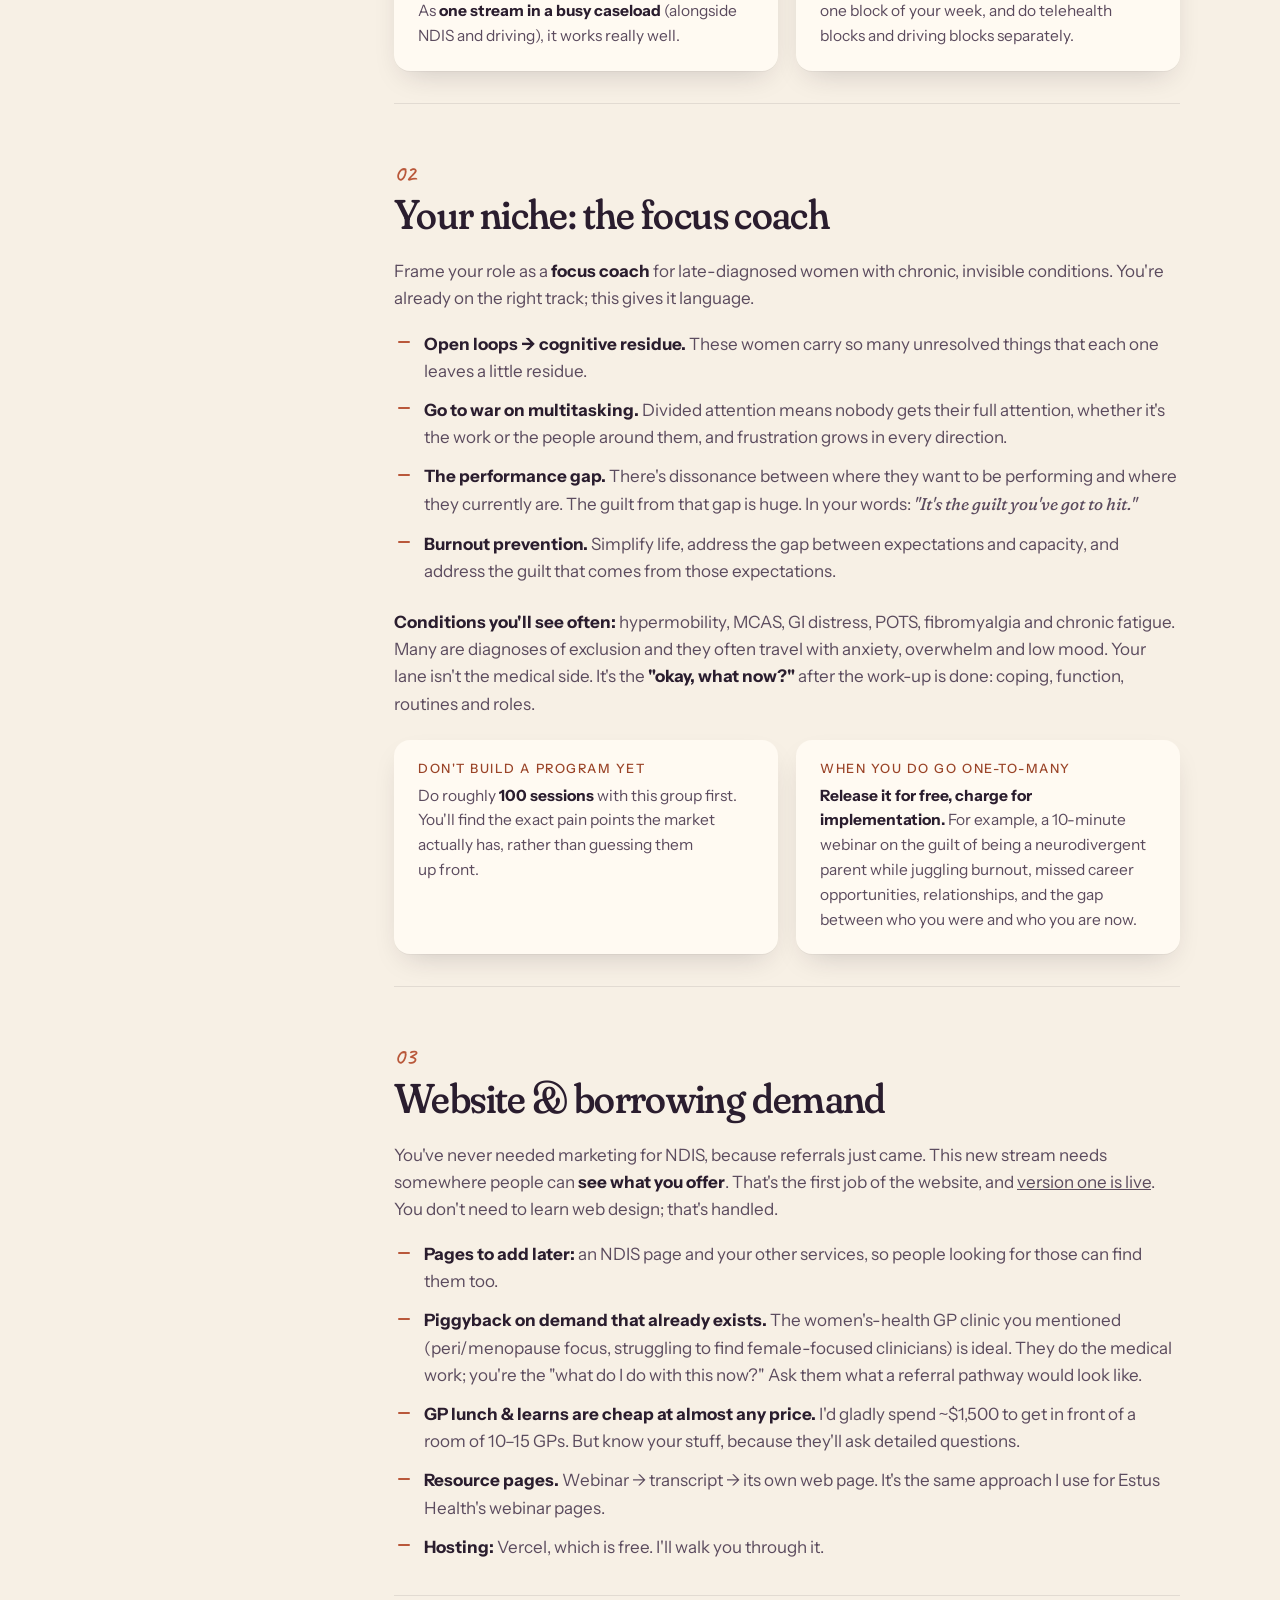
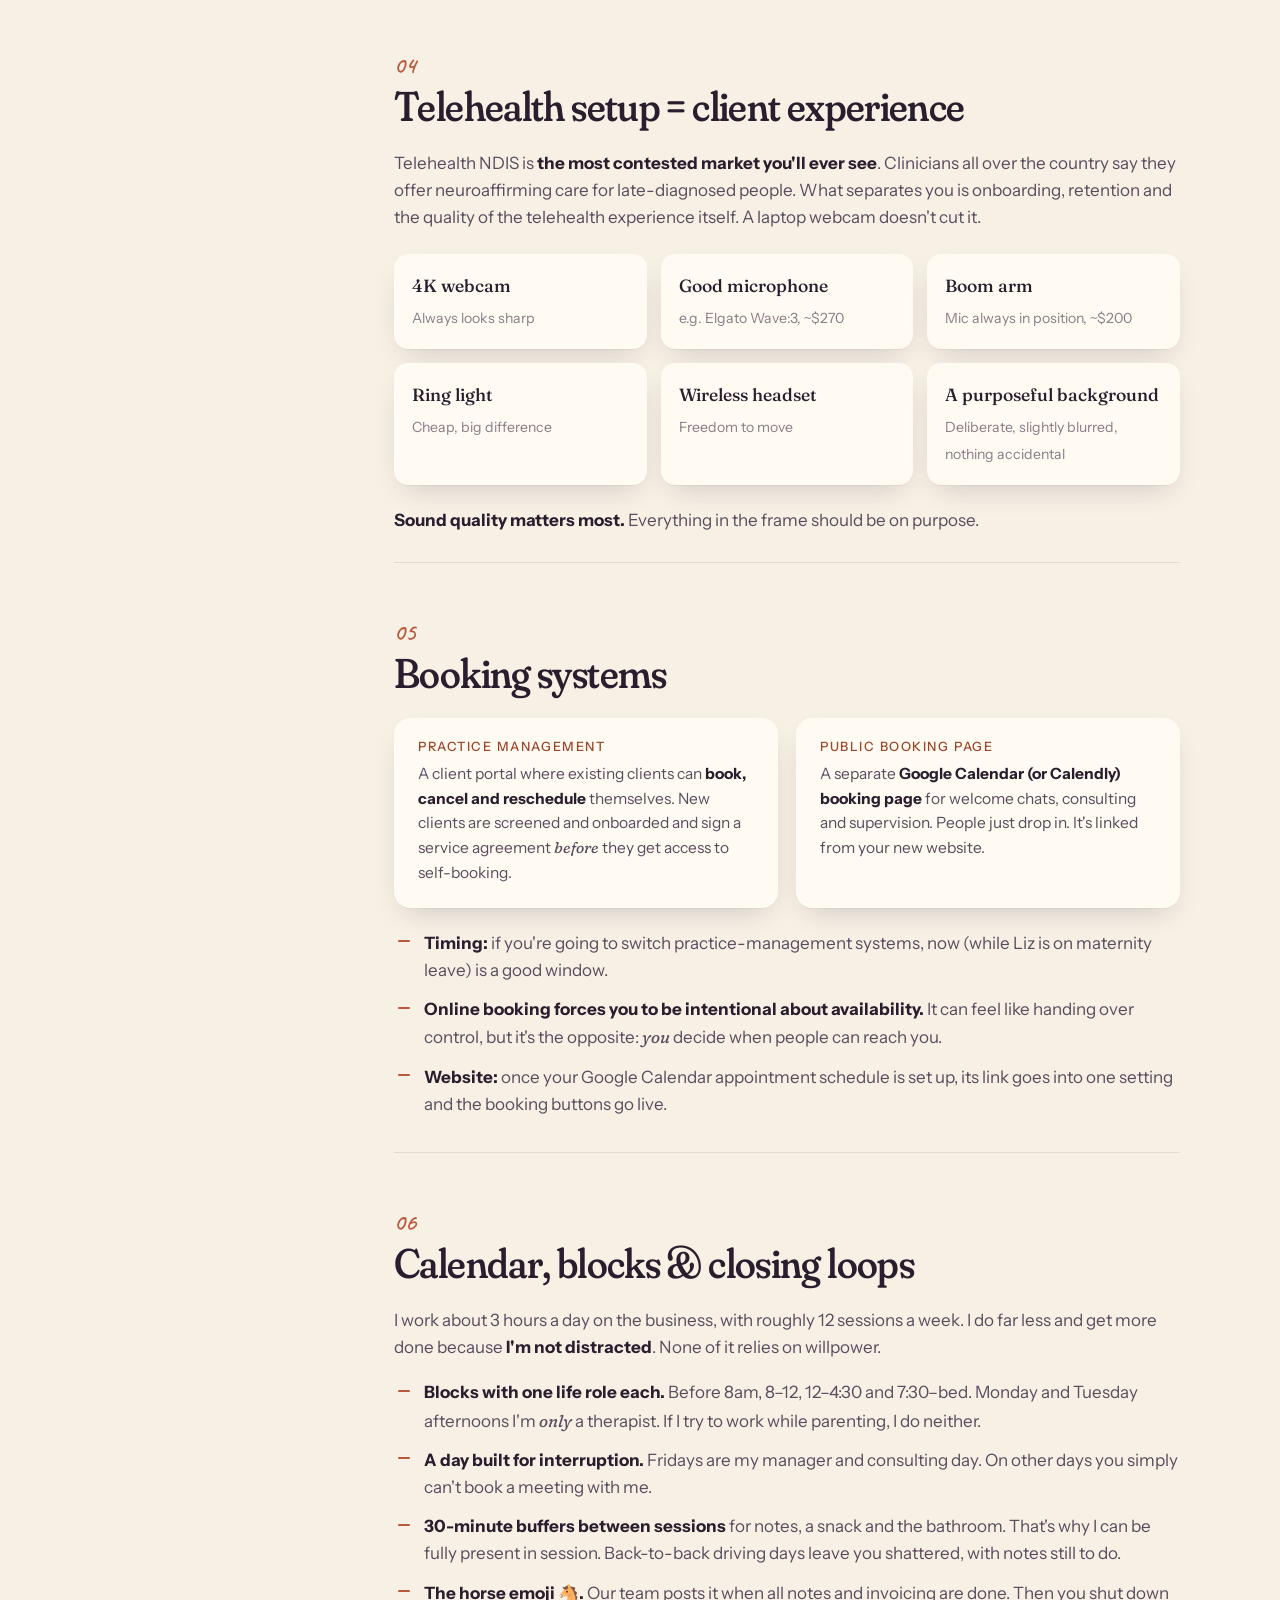
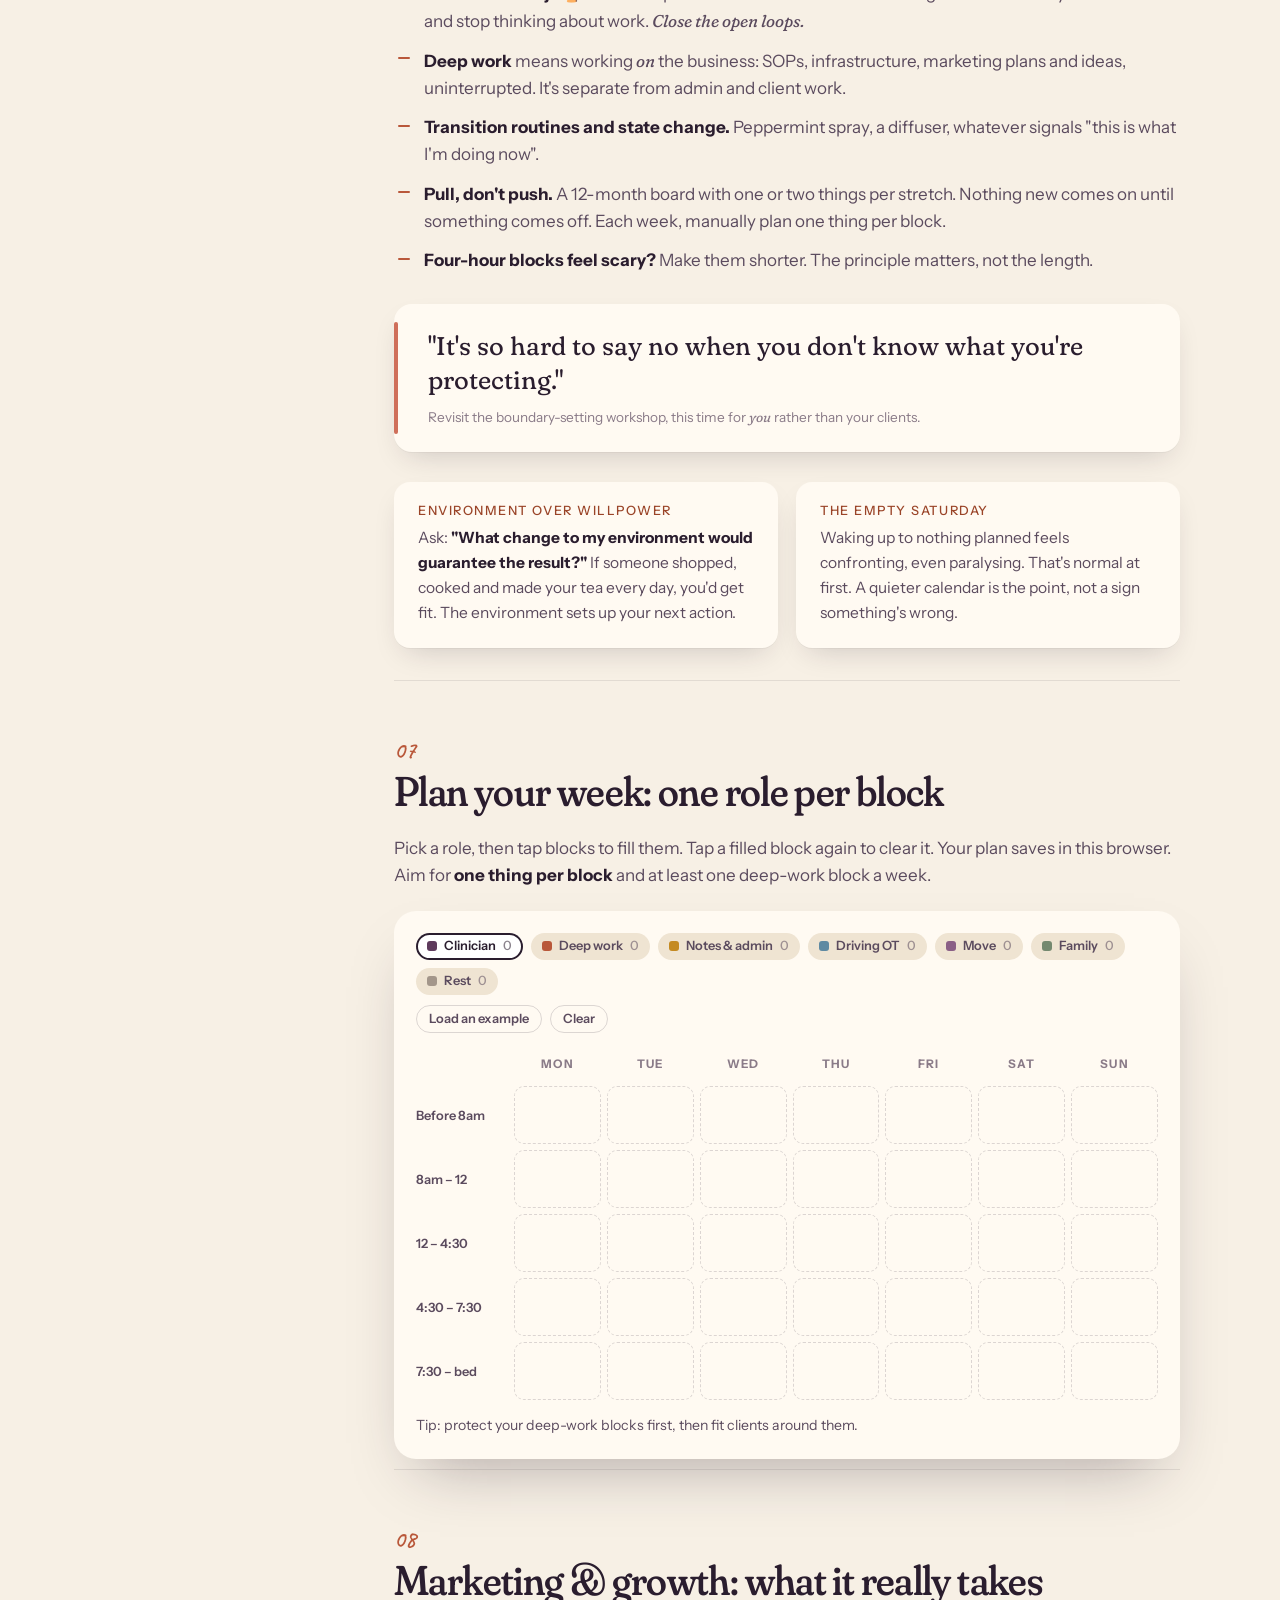
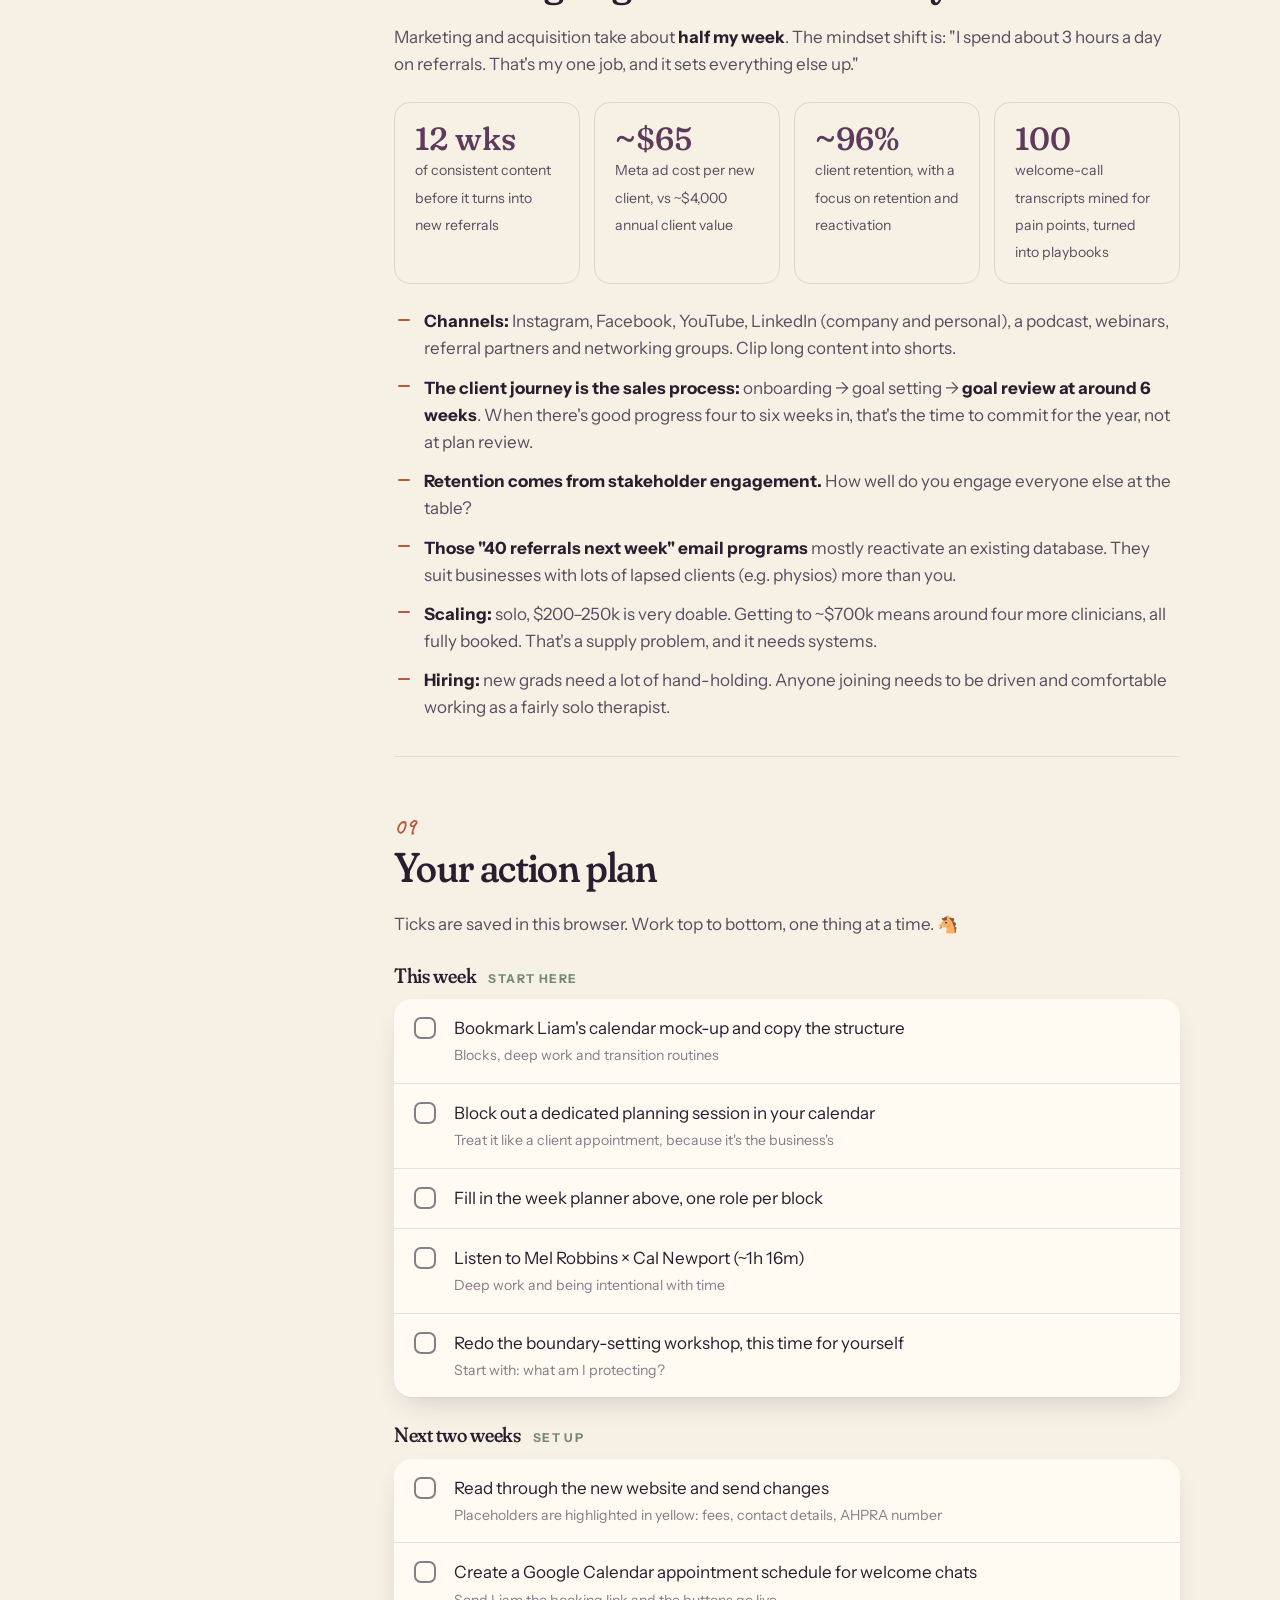
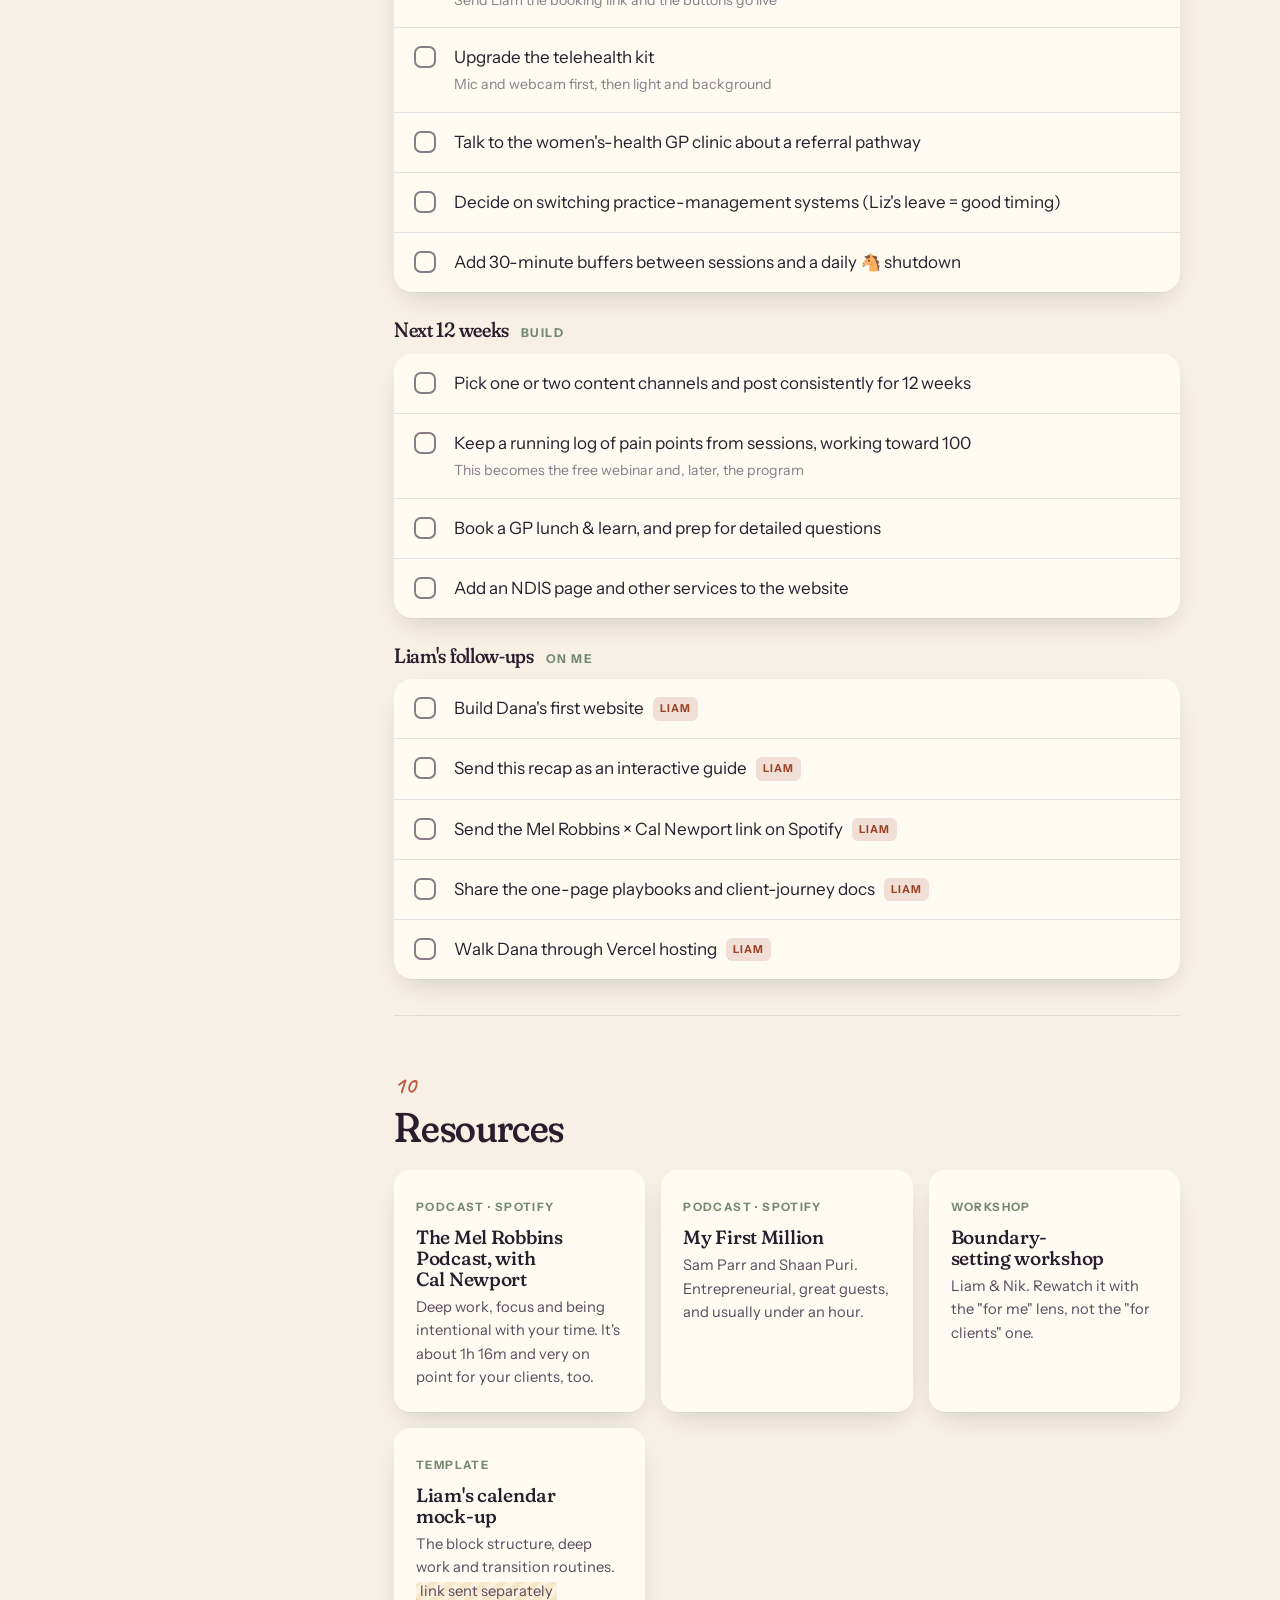
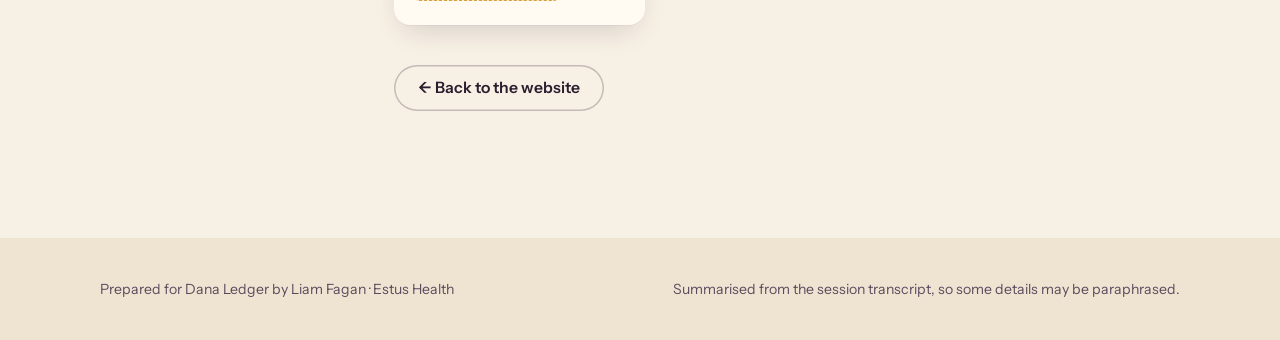
<file: session-recap.html>
<!doctype html>
<html lang="en-AU" class="no-js">
<head>
  <meta charset="utf-8">
  <meta name="viewport" content="width=device-width, initial-scale=1">
  <title>Session Recap | Dana Ledger OT</title>
  <meta name="description" content="Recap and action plan from Dana and Liam's consulting session, 16 October 2026.">
  <meta name="robots" content="noindex, nofollow">
  <meta name="theme-color" content="#f7f0e5">
  <link rel="icon" href="assets/favicon.svg" type="image/svg+xml">
  <link rel="preconnect" href="https://fonts.googleapis.com">
  <link rel="preconnect" href="https://fonts.gstatic.com" crossorigin>
  <link href="https://fonts.googleapis.com/css2?family=Caveat:wght@500;600&family=Fraunces:ital,opsz,wght,SOFT,WONK@0,9..144,300..700,0..100,0..1;1,9..144,300..700,0..100,0..1&family=Instrument+Sans:wght@400;500;600;700&display=swap" rel="stylesheet">
  <link rel="stylesheet" href="assets/styles.css">
  <link rel="stylesheet" href="assets/recap.css">
  <script>document.documentElement.classList.remove('no-js');</script>
</head>
<body>
<a class="skip" href="#main">Skip to content</a>

<header class="site-header" id="top">
  <nav class="wrap nav" aria-label="Main">
    <a class="brand" href="./" aria-label="Dana Ledger OT, home">
      <img class="brand-mark" src="assets/favicon.svg" alt="" width="38" height="38">
      <span>
        <span class="brand-name">Dana Ledger</span>
        <span class="brand-sub">Session recap</span>
      </span>
    </a>
    <a class="btn btn--ghost recap-back" href="./">
      <svg viewBox="0 0 24 24" fill="none" stroke="currentColor" stroke-width="2.2" stroke-linecap="round" stroke-linejoin="round" aria-hidden="true"><path d="M19 12H5M12 19l-7-7 7-7"/></svg>
      <span>Back<span class="hide-sm"> to the website</span></span>
    </a>
  </nav>
</header>

<main id="main">

<section class="recap-hero ruled">
  <div class="wrap">
    <span class="eyebrow">Consulting session · recap &amp; action plan</span>
    <h1>Less flexibility, <em>more focus.</em></h1>
    <p class="lede">Everything we covered on Thursday, in one place, plus a checklist that remembers what you've ticked off. There's no need to read it all at once. Do one section per sitting (see what I did there?).</p>
    <div class="recap-meta">
      <span><svg viewBox="0 0 24 24" fill="none" stroke="currentColor" stroke-width="2" stroke-linecap="round" stroke-linejoin="round"><rect x="3" y="4" width="18" height="18" rx="3"/><path d="M16 2v4M8 2v4M3 10h18"/></svg>Thursday 16 October 2026, 9:00am AWST</span>
      <span><svg viewBox="0 0 24 24" fill="none" stroke="currentColor" stroke-width="2" stroke-linecap="round" stroke-linejoin="round"><circle cx="12" cy="12" r="9"/><path d="M12 7v5l3 2"/></svg>~60 minutes</span>
      <span><svg viewBox="0 0 24 24" fill="none" stroke="currentColor" stroke-width="2" stroke-linecap="round" stroke-linejoin="round"><path d="M17 21v-2a4 4 0 0 0-4-4H5a4 4 0 0 0-4 4v2"/><circle cx="9" cy="7" r="4"/><path d="M23 21v-2a4 4 0 0 0-3-3.9M16 3.1a4 4 0 0 1 0 7.8"/></svg>Dana Ledger &amp; Liam Fagan</span>
    </div>

    <div class="one-thing">
      <span class="hand">the one thing →</span>
      <p><strong>Start with your calendar.</strong>Being intentional about your week is the first domino. The website, the niche and the referrals all sit on top of it.</p>
      <div class="ring" aria-label="Action plan progress">
        <svg viewBox="0 0 80 80"><circle class="bg" cx="40" cy="40" r="34" fill="none" stroke-width="7"/><circle class="fg" id="ring-fg" cx="40" cy="40" r="34" fill="none" stroke-width="7" stroke-linecap="round" stroke-dasharray="213.6" stroke-dashoffset="213.6"/></svg>
        <b id="ring-label">0/0</b>
        <small>done</small>
      </div>
    </div>
  </div>
</section>

<div class="wrap recap-layout">
  <aside class="toc" aria-label="Contents">
    <h4>Contents</h4>
    <ol>
      <li><a href="#shift">The big shift</a></li>
      <li><a href="#niche">Your niche</a></li>
      <li><a href="#demand">Website &amp; demand</a></li>
      <li><a href="#telehealth">Telehealth setup</a></li>
      <li><a href="#booking">Booking systems</a></li>
      <li><a href="#calendar">Calendar &amp; blocks</a></li>
      <li><a href="#planner">Plan your week</a></li>
      <li><a href="#growth">Marketing &amp; growth</a></li>
      <li><a href="#actions">Action plan</a></li>
      <li><a href="#resources">Resources</a></li>
    </ol>
  </aside>

  <div class="chapters">

    <!-- 1 -->
    <section class="chapter" id="shift">
      <span class="hand">01</span>
      <h2>The big shift: business owner ≠ clinician</h2>
      <p>You said it yourself: <strong>"I've got a million things I want to achieve and I'm achieving none of them."</strong> The flexibility you've always seen as a perk isn't doing you any favours right now. The fix starts with separating two jobs that are currently tangled together: <strong>being the clinician</strong> and <strong>running the business</strong>.</p>
      <ul class="points">
        <li><strong>Creating the best clinicians, not being the best one.</strong> My mindset change last year was moving from role-modelling the best clinician to building the system that creates them. I'm now the lowest-billing clinician on my own team, and the team outperforms me on welcome calls, conversions, retention and reports.</li>
        <li><strong>Service businesses hit one of two limits.</strong> You're either <em>demand-constrained</em> (not enough referrals) or <em>supply-constrained</em> (not enough clinicians to fill them). Know which one you're facing, solve it, then solve the next one.</li>
        <li><strong>Earn your margin.</strong> If you grow a team, the clinicians stay when the infrastructure makes their job easy: templates ready, onboarding done, referrals arriving. That's the level of service to aim for.</li>
      </ul>
      <blockquote class="quote">"From role-modelling the best clinician, to creating the best clinicians."<cite>The mindset shift</cite></blockquote>
      <div class="duo">
        <div><h4>Why this group works for you</h4><p>A lot of these clients want, first and foremost, to feel heard, and you're genuinely good at that. As <strong>one stream in a busy caseload</strong> (alongside NDIS and driving), it works really well.</p></div>
        <div><h4>Watch out for</h4><p>As your <em>whole</em> caseload it gets fatiguing, especially if you're solutions-focused. Keep it as one block of your week, and do telehealth blocks and driving blocks separately.</p></div>
      </div>
    </section>

    <!-- 2 -->
    <section class="chapter" id="niche">
      <span class="hand">02</span>
      <h2>Your niche: the focus coach</h2>
      <p>Frame your role as a <strong>focus coach</strong> for late-diagnosed women with chronic, invisible conditions. You're already on the right track; this gives it language.</p>
      <ul class="points">
        <li><strong>Open loops → cognitive residue.</strong> These women carry so many unresolved things that each one leaves a little residue.</li>
        <li><strong>Go to war on multitasking.</strong> Divided attention means nobody gets their full attention, whether it's the work or the people around them, and frustration grows in every direction.</li>
        <li><strong>The performance gap.</strong> There's dissonance between where they want to be performing and where they currently are. The guilt from that gap is huge. In your words: <em>"It's the guilt you've got to hit."</em></li>
        <li><strong>Burnout prevention.</strong> Simplify life, address the gap between expectations and capacity, and address the guilt that comes from those expectations.</li>
      </ul>
      <p><strong>Conditions you'll see often:</strong> hypermobility, MCAS, GI distress, POTS, fibromyalgia and chronic fatigue. Many are diagnoses of exclusion and they often travel with anxiety, overwhelm and low mood. Your lane isn't the medical side. It's the <strong>"okay, what now?"</strong> after the work-up is done: coping, function, routines and roles.</p>
      <div class="duo">
        <div><h4>Don't build a program yet</h4><p>Do roughly <strong>100 sessions</strong> with this group first. You'll find the exact pain points the market actually has, rather than guessing them up front.</p></div>
        <div><h4>When you do go one-to-many</h4><p><strong>Release it for free, charge for implementation.</strong> For example, a 10-minute webinar on the guilt of being a neurodivergent parent while juggling burnout, missed career opportunities, relationships, and the gap between who you were and who you are now.</p></div>
      </div>
    </section>

    <!-- 3 -->
    <section class="chapter" id="demand">
      <span class="hand">03</span>
      <h2>Website &amp; borrowing demand</h2>
      <p>You've never needed marketing for NDIS, because referrals just came. This new stream needs somewhere people can <strong>see what you offer</strong>. That's the first job of the website, and <a href="./">version one is live</a>. You don't need to learn web design; that's handled.</p>
      <ul class="points">
        <li><strong>Pages to add later:</strong> an NDIS page and your other services, so people looking for those can find them too.</li>
        <li><strong>Piggyback on demand that already exists.</strong> The women's-health GP clinic you mentioned (peri/menopause focus, struggling to find female-focused clinicians) is ideal. They do the medical work; you're the "what do I do with this now?" Ask them what a referral pathway would look like.</li>
        <li><strong>GP lunch &amp; learns are cheap at almost any price.</strong> I'd gladly spend ~$1,500 to get in front of a room of 10–15 GPs. But know your stuff, because they'll ask detailed questions.</li>
        <li><strong>Resource pages.</strong> Webinar → transcript → its own web page. It's the same approach I use for Estus Health's webinar pages.</li>
        <li><strong>Hosting:</strong> Vercel, which is free. I'll walk you through it.</li>
      </ul>
    </section>

    <!-- 4 -->
    <section class="chapter" id="telehealth">
      <span class="hand">04</span>
      <h2>Telehealth setup = client experience</h2>
      <p>Telehealth NDIS is <strong>the most contested market you'll ever see</strong>. Clinicians all over the country say they offer neuroaffirming care for late-diagnosed people. What separates you is onboarding, retention and the quality of the telehealth experience itself. A laptop webcam doesn't cut it.</p>
      <div class="kit">
        <div><b>4K webcam</b><span>Always looks sharp</span></div>
        <div><b>Good microphone</b><span>e.g. Elgato Wave:3, ~$270</span></div>
        <div><b>Boom arm</b><span>Mic always in position, ~$200</span></div>
        <div><b>Ring light</b><span>Cheap, big difference</span></div>
        <div><b>Wireless headset</b><span>Freedom to move</span></div>
        <div><b>A purposeful background</b><span>Deliberate, slightly blurred, nothing accidental</span></div>
      </div>
      <p><strong>Sound quality matters most.</strong> Everything in the frame should be on purpose.</p>
    </section>

    <!-- 5 -->
    <section class="chapter" id="booking">
      <span class="hand">05</span>
      <h2>Booking systems</h2>
      <div class="duo">
        <div><h4>Practice management</h4><p>A client portal where existing clients can <strong>book, cancel and reschedule</strong> themselves. New clients are screened and onboarded and sign a service agreement <em>before</em> they get access to self-booking.</p></div>
        <div><h4>Public booking page</h4><p>A separate <strong>Google Calendar (or Calendly) booking page</strong> for welcome chats, consulting and supervision. People just drop in. It's linked from your new website.</p></div>
      </div>
      <ul class="points">
        <li><strong>Timing:</strong> if you're going to switch practice-management systems, now (while Liz is on maternity leave) is a good window.</li>
        <li><strong>Online booking forces you to be intentional about availability.</strong> It can feel like handing over control, but it's the opposite: <em>you</em> decide when people can reach you.</li>
        <li><strong>Website:</strong> once your Google Calendar appointment schedule is set up, its link goes into one setting and the booking buttons go live.</li>
      </ul>
    </section>

    <!-- 6 -->
    <section class="chapter" id="calendar">
      <span class="hand">06</span>
      <h2>Calendar, blocks &amp; closing loops</h2>
      <p>I work about 3 hours a day on the business, with roughly 12 sessions a week. I do far less and get more done because <strong>I'm not distracted</strong>. None of it relies on willpower.</p>
      <ul class="points">
        <li><strong>Blocks with one life role each.</strong> Before 8am, 8–12, 12–4:30 and 7:30–bed. Monday and Tuesday afternoons I'm <em>only</em> a therapist. If I try to work while parenting, I do neither.</li>
        <li><strong>A day built for interruption.</strong> Fridays are my manager and consulting day. On other days you simply can't book a meeting with me.</li>
        <li><strong>30-minute buffers between sessions</strong> for notes, a snack and the bathroom. That's why I can be fully present in session. Back-to-back driving days leave you shattered, with notes still to do.</li>
        <li><strong>The horse emoji 🐴.</strong> Our team posts it when all notes and invoicing are done. Then you shut down and stop thinking about work. <em>Close the open loops.</em></li>
        <li><strong>Deep work</strong> means working <em>on</em> the business: SOPs, infrastructure, marketing plans and ideas, uninterrupted. It's separate from admin and client work.</li>
        <li><strong>Transition routines and state change.</strong> Peppermint spray, a diffuser, whatever signals "this is what I'm doing now".</li>
        <li><strong>Pull, don't push.</strong> A 12-month board with one or two things per stretch. Nothing new comes on until something comes off. Each week, manually plan one thing per block.</li>
        <li><strong>Four-hour blocks feel scary?</strong> Make them shorter. The principle matters, not the length.</li>
      </ul>
      <blockquote class="quote">"It's so hard to say no when you don't know what you're protecting."<cite>Revisit the boundary-setting workshop, this time for <em>you</em> rather than your clients.</cite></blockquote>
      <div class="duo">
        <div><h4>Environment over willpower</h4><p>Ask: <strong>"What change to my environment would guarantee the result?"</strong> If someone shopped, cooked and made your tea every day, you'd get fit. The environment sets up your next action.</p></div>
        <div><h4>The empty Saturday</h4><p>Waking up to nothing planned feels confronting, even paralysing. That's normal at first. A quieter calendar is the point, not a sign something's wrong.</p></div>
      </div>
    </section>

    <!-- 7: interactive planner -->
    <section class="chapter" id="planner">
      <span class="hand">07</span>
      <h2>Plan your week: one role per block</h2>
      <p>Pick a role, then tap blocks to fill them. Tap a filled block again to clear it. Your plan saves in this browser. Aim for <strong>one thing per block</strong> and at least one deep-work block a week.</p>
      <div class="planner">
        <div class="planner-tools">
          <div class="legend" id="legend" role="group" aria-label="Choose a role to paint"></div>
          <div class="planner-actions">
            <button type="button" id="plan-example">Load an example</button>
            <button type="button" id="plan-clear">Clear</button>
          </div>
        </div>
        <div class="grid-wrap"><div class="week-grid" id="week-grid"></div></div>
        <p class="planner-note" id="plan-note">Tip: protect your deep-work blocks first, then fit clients around them.</p>
      </div>
    </section>

    <!-- 8 -->
    <section class="chapter" id="growth">
      <span class="hand">08</span>
      <h2>Marketing &amp; growth: what it really takes</h2>
      <p>Marketing and acquisition take about <strong>half my week</strong>. The mindset shift is: "I spend about 3 hours a day on referrals. That's my one job, and it sets everything else up."</p>
      <div class="stats">
        <div class="stat"><b>12 wks</b><span>of consistent content before it turns into new referrals</span></div>
        <div class="stat"><b>~$65</b><span>Meta ad cost per new client, vs ~$4,000 annual client value</span></div>
        <div class="stat"><b>~96%</b><span>client retention, with a focus on retention and reactivation</span></div>
        <div class="stat"><b>100</b><span>welcome-call transcripts mined for pain points, turned into playbooks</span></div>
      </div>
      <ul class="points">
        <li><strong>Channels:</strong> Instagram, Facebook, YouTube, LinkedIn (company and personal), a podcast, webinars, referral partners and networking groups. Clip long content into shorts.</li>
        <li><strong>The client journey is the sales process:</strong> onboarding → goal setting → <strong>goal review at around 6 weeks</strong>. When there's good progress four to six weeks in, that's the time to commit for the year, not at plan review.</li>
        <li><strong>Retention comes from stakeholder engagement.</strong> How well do you engage everyone else at the table?</li>
        <li><strong>Those "40 referrals next week" email programs</strong> mostly reactivate an existing database. They suit businesses with lots of lapsed clients (e.g. physios) more than you.</li>
        <li><strong>Scaling:</strong> solo, $200–250k is very doable. Getting to ~$700k means around four more clinicians, all fully booked. That's a supply problem, and it needs systems.</li>
        <li><strong>Hiring:</strong> new grads need a lot of hand-holding. Anyone joining needs to be driven and comfortable working as a fairly solo therapist.</li>
      </ul>
    </section>

    <!-- 9: Action plan -->
    <section class="chapter" id="actions">
      <span class="hand">09</span>
      <h2>Your action plan</h2>
      <p>Ticks are saved in this browser. Work top to bottom, one thing at a time. 🐴</p>

      <div class="phase">
        <h3>This week <small>start here</small></h3>
        <ul class="checklist" data-phase="now">
          <li><label><input type="checkbox" data-id="bookmark-cal"><span>Bookmark Liam's calendar mock-up and copy the structure<small>Blocks, deep work and transition routines</small></span></label></li>
          <li><label><input type="checkbox" data-id="planning-block"><span>Block out a dedicated planning session in your calendar<small>Treat it like a client appointment, because it's the business's</small></span></label></li>
          <li><label><input type="checkbox" data-id="plan-week"><span>Fill in the week planner above, one role per block</span></label></li>
          <li><label><input type="checkbox" data-id="podcast"><span>Listen to Mel Robbins × Cal Newport (~1h 16m)<small>Deep work and being intentional with time</small></span></label></li>
          <li><label><input type="checkbox" data-id="boundary"><span>Redo the boundary-setting workshop, this time for yourself<small>Start with: what am I protecting?</small></span></label></li>
        </ul>
      </div>

      <div class="phase">
        <h3>Next two weeks <small>set up</small></h3>
        <ul class="checklist" data-phase="soon">
          <li><label><input type="checkbox" data-id="review-site"><span>Read through the new website and send changes<small>Placeholders are highlighted in yellow: fees, contact details, AHPRA number</small></span></label></li>
          <li><label><input type="checkbox" data-id="gcal"><span>Create a Google Calendar appointment schedule for welcome chats<small>Send Liam the booking link and the buttons go live</small></span></label></li>
          <li><label><input type="checkbox" data-id="kit"><span>Upgrade the telehealth kit<small>Mic and webcam first, then light and background</small></span></label></li>
          <li><label><input type="checkbox" data-id="gp-clinic"><span>Talk to the women's-health GP clinic about a referral pathway</span></label></li>
          <li><label><input type="checkbox" data-id="pms"><span>Decide on switching practice-management systems (Liz's leave = good timing)</span></label></li>
          <li><label><input type="checkbox" data-id="buffers"><span>Add 30-minute buffers between sessions and a daily 🐴 shutdown</span></label></li>
        </ul>
      </div>

      <div class="phase">
        <h3>Next 12 weeks <small>build</small></h3>
        <ul class="checklist" data-phase="later">
          <li><label><input type="checkbox" data-id="content"><span>Pick one or two content channels and post consistently for 12 weeks</span></label></li>
          <li><label><input type="checkbox" data-id="pain-log"><span>Keep a running log of pain points from sessions, working toward 100<small>This becomes the free webinar and, later, the program</small></span></label></li>
          <li><label><input type="checkbox" data-id="lunch-learn"><span>Book a GP lunch &amp; learn, and prep for detailed questions</span></label></li>
          <li><label><input type="checkbox" data-id="pages"><span>Add an NDIS page and other services to the website</span></label></li>
        </ul>
      </div>

      <div class="phase">
        <h3>Liam's follow-ups <small>on me</small></h3>
        <ul class="checklist" data-phase="liam">
          <li><label><input type="checkbox" data-id="l-site"><span>Build Dana's first website <span class="who liam">Liam</span></span></label></li>
          <li><label><input type="checkbox" data-id="l-recap"><span>Send this recap as an interactive guide <span class="who liam">Liam</span></span></label></li>
          <li><label><input type="checkbox" data-id="l-podcast"><span>Send the Mel Robbins × Cal Newport link on Spotify <span class="who liam">Liam</span></span></label></li>
          <li><label><input type="checkbox" data-id="l-playbooks"><span>Share the one-page playbooks and client-journey docs <span class="who liam">Liam</span></span></label></li>
          <li><label><input type="checkbox" data-id="l-vercel"><span>Walk Dana through Vercel hosting <span class="who liam">Liam</span></span></label></li>
        </ul>
      </div>
    </section>

    <!-- 10 -->
    <section class="chapter" id="resources">
      <span class="hand">10</span>
      <h2>Resources</h2>
      <div class="resources">
        <a class="res" href="https://open.spotify.com/search/Mel%20Robbins%20Cal%20Newport" target="_blank" rel="noopener">
          <span class="k">Podcast · Spotify</span>
          <h4>The Mel Robbins Podcast, with Cal Newport</h4>
          <p>Deep work, focus and being intentional with your time. It's about 1h 16m and very on point for your clients, too.</p>
        </a>
        <a class="res" href="https://open.spotify.com/search/My%20First%20Million" target="_blank" rel="noopener">
          <span class="k">Podcast · Spotify</span>
          <h4>My First Million</h4>
          <p>Sam Parr and Shaan Puri. Entrepreneurial, great guests, and usually under an hour.</p>
        </a>
        <div class="res">
          <span class="k">Workshop</span>
          <h4>Boundary-setting workshop</h4>
          <p>Liam &amp; Nik. Rewatch it with the "for me" lens, not the "for clients" one.</p>
        </div>
        <div class="res">
          <span class="k">Template</span>
          <h4>Liam's calendar mock-up</h4>
          <p>The block structure, deep work and transition routines. <span class="todo">link sent separately</span></p>
        </div>
      </div>
      <p style="margin-top:40px"><a class="btn btn--ghost" href="./">← Back to the website</a></p>
    </section>

  </div>
</div>

</main>

<footer class="site-footer" style="padding:40px 0">
  <div class="wrap" style="display:flex;justify-content:space-between;gap:20px;flex-wrap:wrap;font-size:.88rem">
    <span>Prepared for Dana Ledger by Liam Fagan · Estus Health</span>
    <span>Summarised from the session transcript, so some details may be paraphrased.</span>
  </div>
</footer>

<script src="assets/recap.js"></script>
</body>
</html>
</file>
<file: assets/styles.css>
/* ==========================================================================
   Dana Ledger OT — design tokens + components
   Concept: a ledger. Ruled paper, a red margin line, handwritten notes in the
   margins, and the "guilt ledger" — the gap between what you expect of
   yourself and what you have today.
   ========================================================================== */

:root {
  --paper: #f7f0e5;
  --paper-2: #efe4d2;
  --paper-3: #e6d7bf;
  --card: #fffaf2;
  --ink: #2a1d2e;
  --ink-soft: #5b4b5e;
  --ink-faint: #8a7b88;
  --rule: rgba(110, 140, 170, 0.22);
  --margin: #cf6f5a;
  --clay: #b9583a;
  --clay-deep: #9a4428;
  --plum: #5e3a5c;
  --plum-deep: #3c2340;
  --sage: #74896f;
  --sage-soft: #dfe6d6;
  --gold: #d6a03c;
  --sky: #9cb8c9;

  --serif: "Fraunces", "Iowan Old Style", Georgia, serif;
  --sans: "Instrument Sans", "Segoe UI", system-ui, sans-serif;
  --hand: "Caveat", "Bradley Hand", cursive;

  --radius: 18px;
  --radius-sm: 10px;
  --shadow: 0 1px 0 rgba(42, 29, 46, 0.04), 0 12px 30px -12px rgba(42, 29, 46, 0.22);
  --shadow-lg: 0 30px 60px -25px rgba(42, 29, 46, 0.35);
  --max: 1160px;
  --gutter: clamp(16px, 4vw, 40px);
  --line: 34px; /* ledger rule spacing */

  color-scheme: light;
}

*,
*::before,
*::after { box-sizing: border-box; }

html { scroll-behavior: smooth; -webkit-text-size-adjust: 100%; }
@media (prefers-reduced-motion: reduce) { html { scroll-behavior: auto; } }

body {
  margin: 0;
  background: var(--paper);
  color: var(--ink);
  font-family: var(--sans);
  font-size: 17px;
  line-height: 1.6;
  overflow-x: hidden;
  -webkit-font-smoothing: antialiased;
}

/* Paper grain over everything, very subtle */
body::before {
  content: "";
  position: fixed;
  inset: 0;
  pointer-events: none;
  z-index: 100;
  opacity: 0.35;
  mix-blend-mode: multiply;
  background-image: url("data:image/svg+xml;utf8,<svg xmlns='http://www.w3.org/2000/svg' width='160' height='160'><filter id='n'><feTurbulence type='fractalNoise' baseFrequency='.9' numOctaves='2' stitchTiles='stitch'/><feColorMatrix values='0 0 0 0 0.35  0 0 0 0 0.28  0 0 0 0 0.22  0 0 0 0.09 0'/></filter><rect width='100%' height='100%' filter='url(%23n)'/></svg>");
}

img { max-width: 100%; display: block; }
a { color: inherit; }
::selection { background: rgba(214, 160, 60, 0.35); }

h1, h2, h3, h4 {
  font-family: var(--serif);
  font-weight: 500;
  font-variation-settings: "SOFT" 100, "opsz" 96;
  line-height: 1.08;
  letter-spacing: -0.015em;
  margin: 0 0 0.5em;
  text-wrap: balance;
}
h1 { font-size: clamp(2.6rem, 6.4vw, 5.2rem); }
h2 { font-size: clamp(2rem, 4.2vw, 3.3rem); }
h3 { font-size: clamp(1.25rem, 2vw, 1.55rem); line-height: 1.2; }
p { margin: 0 0 1em; text-wrap: pretty; }
em { font-style: italic; font-family: var(--serif); font-variation-settings: "SOFT" 100; }

.wrap { max-width: var(--max); margin: 0 auto; padding: 0 var(--gutter); }
.section { padding: clamp(72px, 10vw, 130px) 0; position: relative; }
.eyebrow {
  display: inline-flex;
  align-items: center;
  gap: 10px;
  font-size: 0.78rem;
  font-weight: 600;
  letter-spacing: 0.14em;
  text-transform: uppercase;
  color: var(--clay-deep);
  margin-bottom: 18px;
}
.eyebrow::before { content: ""; width: 26px; height: 2px; background: currentColor; border-radius: 2px; }
.lede { font-size: clamp(1.08rem, 1.5vw, 1.25rem); color: var(--ink-soft); max-width: 60ch; }
.hand { font-family: var(--hand); font-weight: 600; line-height: 1.1; }
.skip {
  position: absolute; left: -999px; top: 8px; z-index: 200;
  background: var(--ink); color: var(--paper); padding: 10px 16px; border-radius: 8px;
}
.skip:focus { left: 8px; }
:focus-visible { outline: 3px solid var(--gold); outline-offset: 3px; border-radius: 4px; }

/* Ruled ledger paper */
.ruled {
  background-image:
    linear-gradient(90deg, transparent calc(var(--gutter) + 46px), var(--margin) calc(var(--gutter) + 46px), var(--margin) calc(var(--gutter) + 47.5px), transparent calc(var(--gutter) + 47.5px)),
    repeating-linear-gradient(180deg, transparent 0, transparent calc(var(--line) - 1px), var(--rule) calc(var(--line) - 1px), var(--rule) var(--line));
}

/* Placeholder markers: anything Dana still needs to fill in */
.todo {
  background: repeating-linear-gradient(-45deg, rgba(214, 160, 60, 0.22) 0 6px, rgba(214, 160, 60, 0.1) 6px 12px);
  border-bottom: 1.5px dashed var(--gold);
  padding: 0 4px;
  border-radius: 3px;
  white-space: nowrap;
}

/* ---------- Buttons ---------- */
.btn {
  --bg: var(--ink);
  --fg: var(--paper);
  display: inline-flex;
  align-items: center;
  gap: 10px;
  padding: 15px 24px;
  border-radius: 999px;
  border: 0;
  background: var(--bg);
  color: var(--fg);
  font: 600 0.98rem/1 var(--sans);
  text-decoration: none;
  cursor: pointer;
  transition: transform 0.25s ease, box-shadow 0.25s ease, background 0.25s ease;
  box-shadow: 0 10px 24px -12px rgba(42, 29, 46, 0.6);
}
.btn:hover { transform: translateY(-2px); box-shadow: 0 16px 30px -14px rgba(42, 29, 46, 0.7); }
.btn svg { width: 18px; height: 18px; flex: none; }
.btn--clay { --bg: var(--clay); --fg: #fff; }
.btn--clay:hover { --bg: var(--clay-deep); }
.btn--ghost { --bg: transparent; --fg: var(--ink); box-shadow: inset 0 0 0 1.5px rgba(42, 29, 46, 0.25); }
.btn--ghost:hover { box-shadow: inset 0 0 0 1.5px var(--ink); }
.btn--paper { --bg: var(--paper); --fg: var(--ink); }

/* ---------- Header ---------- */
.site-header {
  position: sticky;
  top: 0;
  z-index: 50;
  background: color-mix(in srgb, var(--paper) 82%, transparent);
  backdrop-filter: saturate(1.4) blur(12px);
  -webkit-backdrop-filter: saturate(1.4) blur(12px);
  border-bottom: 1px solid transparent;
  transition: border-color 0.3s ease;
}
.site-header.scrolled { border-bottom-color: rgba(42, 29, 46, 0.08); }
.nav { display: flex; align-items: center; justify-content: space-between; gap: 20px; height: 74px; }
.brand { display: flex; align-items: center; gap: 12px; text-decoration: none; }
.brand-mark { width: 38px; height: 38px; flex: none; }
.brand-name { font-family: var(--serif); font-size: 1.22rem; font-weight: 600; line-height: 1; font-variation-settings: "SOFT" 100; }
.brand-sub { display: block; font-family: var(--sans); font-size: 0.7rem; font-weight: 600; letter-spacing: 0.14em; text-transform: uppercase; color: var(--ink-faint); margin-top: 5px; }
.nav-links { display: flex; align-items: center; gap: 28px; list-style: none; margin: 0; padding: 0; }
.nav-links a { text-decoration: none; font-weight: 500; font-size: 0.95rem; color: var(--ink-soft); position: relative; }
.nav-links a::after {
  content: ""; position: absolute; left: 0; right: 0; bottom: -4px; height: 2px;
  background: var(--clay); transform: scaleX(0); transform-origin: left; transition: transform 0.3s ease;
}
.nav-links a:hover { color: var(--ink); }
.nav-links a:hover::after { transform: scaleX(1); }
.nav .btn { padding: 12px 20px; font-size: 0.9rem; }
.brand, .nav-links, .nav-links a, .nav .btn { white-space: nowrap; flex: none; }
.nav-links a.nav-recap {
  display: inline-flex; align-items: center; gap: 7px; padding: 8px 14px; border-radius: 999px;
  background: var(--paper-2); color: var(--plum); font-weight: 600;
}
.nav-links a.nav-recap svg { width: 16px; height: 16px; }
.nav-links a.nav-recap::after { display: none; }
.nav-links a.nav-recap:hover { background: var(--paper-3); }
.nav-toggle { display: none; }

@media (max-width: 1200px) {
  .nav-links { display: none; }
  .nav-links.open {
    display: flex; flex-direction: column; align-items: flex-start; gap: 18px;
    position: absolute; top: 74px; left: 0; right: 0;
    background: var(--paper); padding: 24px var(--gutter) 30px;
    border-bottom: 1px solid rgba(42, 29, 46, 0.1); box-shadow: var(--shadow);
  }
  .nav-links.open a { font-size: 1.1rem; }
  .nav-toggle {
    display: inline-flex; align-items: center; justify-content: center;
    width: 44px; height: 44px; border-radius: 12px; border: 1.5px solid rgba(42, 29, 46, 0.18);
    background: transparent; color: var(--ink); cursor: pointer;
  }
  .nav .btn--book-top { display: none; }
}

/* ---------- Hero ---------- */
.hero { padding: clamp(40px, 7vw, 90px) 0 clamp(60px, 8vw, 110px); position: relative; overflow: hidden; }
.hero-grid { display: grid; grid-template-columns: 1.15fr 1fr; gap: clamp(30px, 5vw, 70px); align-items: center; }
.hero h1 .strike { position: relative; white-space: nowrap; color: var(--ink-faint); }
.hero h1 .strike::after {
  content: ""; position: absolute; left: -4%; right: -4%; top: 54%; height: 0.09em;
  background: var(--margin); border-radius: 4px; transform: rotate(-2deg) scaleX(0); transform-origin: left;
  animation: strike 0.9s 0.6s cubic-bezier(.7, 0, .3, 1) forwards;
}
.hero h1 .accent { color: var(--clay); font-style: italic; }
@keyframes strike { to { transform: rotate(-2deg) scaleX(1); } }
.hero .lede { margin: 22px 0 32px; }
.hero-actions { display: flex; flex-wrap: wrap; gap: 14px; align-items: center; }
.hero-meta { display: flex; flex-wrap: wrap; gap: 10px 22px; margin-top: 30px; font-size: 0.9rem; color: var(--ink-soft); }
.hero-meta span { display: inline-flex; align-items: center; gap: 8px; }
.hero-meta svg { width: 17px; height: 17px; color: var(--sage); }

.loops-card {
  position: relative;
  background: var(--card);
  border-radius: 28px;
  box-shadow: var(--shadow-lg);
  padding: 26px 26px 20px;
  transform: rotate(1.2deg);
}
.loops-card::before {
  content: ""; position: absolute; inset: 0; border-radius: inherit; pointer-events: none;
  background-image:
    linear-gradient(90deg, transparent 54px, var(--margin) 54px, var(--margin) 55.5px, transparent 55.5px),
    repeating-linear-gradient(180deg, transparent 0, transparent 31px, var(--rule) 31px, var(--rule) 32px);
  opacity: 0.8;
}
.loops-card .tape {
  position: absolute; top: -14px; left: 50%; width: 120px; height: 30px; transform: translateX(-50%) rotate(-3deg);
  background: rgba(214, 160, 60, 0.45); border-radius: 3px; box-shadow: 0 2px 6px rgba(0,0,0,.06);
}
.loops-svg { width: 100%; height: auto; position: relative; display: block; overflow: visible; }
.loops-labels { position: relative; display: flex; justify-content: space-between; align-items: flex-end; gap: 12px; padding: 4px 4px 0 64px; }
.loops-labels .hand { font-size: 1.45rem; color: var(--ink-soft); transition: opacity 0.6s ease; }
.loops-labels .to { color: var(--sage); }
.replay {
  position: absolute; right: 16px; top: 16px; z-index: 2;
  border: 0; background: var(--paper-2); color: var(--ink-soft); border-radius: 999px;
  font: 600 0.75rem/1 var(--sans); padding: 8px 12px; cursor: pointer; display: inline-flex; gap: 6px; align-items: center;
}
.replay:hover { background: var(--paper-3); color: var(--ink); }
.replay svg { width: 14px; height: 14px; }

.margin-note {
  position: absolute; font-family: var(--hand); font-size: 1.35rem; color: var(--clay);
  transform: rotate(-6deg); pointer-events: none;
}

@media (max-width: 900px) {
  .hero-grid { grid-template-columns: 1fr; }
  .loops-card { transform: none; max-width: 560px; }
}

/* ---------- Marquee of open loops ---------- */
.loops-marquee { background: var(--ink); color: var(--paper); padding: 18px 0; overflow: hidden; position: relative; }
.loops-marquee ul { display: flex; gap: 40px; list-style: none; margin: 0; padding: 0; width: max-content; animation: marquee 50s linear infinite; }
.loops-marquee li { font-family: var(--hand); font-size: 1.6rem; white-space: nowrap; display: flex; align-items: center; gap: 40px; opacity: 0.92; }
.loops-marquee li::after { content: "○"; font-family: var(--sans); font-size: 0.9rem; color: var(--gold); }
@keyframes marquee { to { transform: translateX(-50%); } }
@media (prefers-reduced-motion: reduce) { .loops-marquee ul { animation: none; } }

/* ---------- Who I work with ---------- */
.section-head { display: grid; grid-template-columns: 1fr 1fr; gap: 30px 60px; align-items: end; margin-bottom: clamp(36px, 5vw, 60px); }
.section-head h2 { margin: 0; }
.section-head p { margin: 0; color: var(--ink-soft); }
@media (max-width: 800px) { .section-head { grid-template-columns: 1fr; } }

.cards { display: grid; grid-template-columns: repeat(12, 1fr); gap: 20px; }
.card {
  grid-column: span 4;
  background: var(--card);
  border-radius: var(--radius);
  padding: 30px 28px 28px;
  box-shadow: var(--shadow);
  position: relative;
  overflow: hidden;
  transition: transform 0.35s ease, box-shadow 0.35s ease;
}
.card:hover { transform: translateY(-4px); box-shadow: var(--shadow-lg); }
.card.wide { grid-column: span 6; }
.card .icon {
  width: 52px; height: 52px; border-radius: 14px; display: grid; place-items: center; margin-bottom: 20px;
  background: var(--sage-soft); color: var(--plum);
}
.card .icon svg { width: 26px; height: 26px; }
.card h3 { margin-bottom: 10px; }
.card p { color: var(--ink-soft); margin: 0; font-size: 0.98rem; }
.card .tags { display: flex; flex-wrap: wrap; gap: 6px; margin-top: 18px; }
.card .tags span { font-size: 0.78rem; font-weight: 600; padding: 5px 10px; border-radius: 999px; background: var(--paper-2); color: var(--ink-soft); }
.card--plum { background: var(--plum); color: var(--paper); }
.card--plum p { color: rgba(247, 240, 229, 0.82); }
.card--plum .icon { background: rgba(255, 255, 255, 0.12); color: var(--gold); }
.card--plum .tags span { background: rgba(255,255,255,.12); color: var(--paper); }
.card--clay { background: var(--clay); color: #fff; }
.card--clay p { color: rgba(255, 255, 255, 0.88); }
.card--clay .icon { background: rgba(255, 255, 255, 0.16); color: #fff; }
@media (max-width: 960px) { .card, .card.wide { grid-column: span 6; } }
@media (max-width: 640px) { .card, .card.wide { grid-column: span 12; } }

/* ---------- The Guilt Ledger (interactive) ---------- */
.ledger-section { background: var(--paper-2); }
.ledger {
  background: var(--card);
  border-radius: 26px;
  box-shadow: var(--shadow-lg);
  overflow: hidden;
  position: relative;
}
.ledger-top {
  display: flex; justify-content: space-between; align-items: center; gap: 16px; flex-wrap: wrap;
  padding: 22px 28px; background: var(--ink); color: var(--paper);
}
.ledger-top .hand { font-size: 1.7rem; color: var(--gold); }
.ledger-top small { font-size: 0.8rem; letter-spacing: 0.12em; text-transform: uppercase; opacity: 0.7; font-weight: 600; }
.ledger-cols { display: grid; grid-template-columns: 1fr 1fr; }
.ledger-col { padding: 26px 28px 30px; position: relative; }
.ledger-col + .ledger-col { border-left: 2px solid var(--margin); }
.ledger-col h3 { font-size: 1.15rem; font-family: var(--sans); font-weight: 700; letter-spacing: 0.02em; margin-bottom: 4px; }
.ledger-col .hint { font-size: 0.86rem; color: var(--ink-faint); margin-bottom: 16px; }
.ledger-list { list-style: none; margin: 0; padding: 0; }
.ledger-list li { border-bottom: 1px solid var(--rule); }
.ledger-item {
  width: 100%; display: flex; align-items: center; gap: 14px; text-align: left;
  background: none; border: 0; padding: 12px 4px; cursor: pointer; color: var(--ink);
  font: 500 1rem/1.35 var(--sans);
}
.ledger-item .box {
  width: 22px; height: 22px; flex: none; border-radius: 6px; border: 2px solid var(--ink-faint);
  display: grid; place-items: center; transition: all 0.25s ease;
}
.ledger-item .box svg { width: 14px; height: 14px; opacity: 0; transform: scale(.4); transition: all .25s ease; color: #fff; }
.ledger-item .txt {
  text-decoration: line-through; text-decoration-color: transparent; text-decoration-thickness: 2px;
  transition: color .3s ease, text-decoration-color .3s ease;
}
.ledger-item[aria-pressed="true"] .box { background: var(--sage); border-color: var(--sage); }
.ledger-item[aria-pressed="true"] .box svg { opacity: 1; transform: scale(1); }
.ledger-item[aria-pressed="true"] .txt { color: var(--ink-faint); text-decoration-color: var(--margin); }
.ledger-item:hover .box { border-color: var(--sage); }
.ledger-today li { padding: 12px 4px; display: flex; gap: 14px; align-items: center; }
.ledger-today .dot { width: 10px; height: 10px; border-radius: 50%; background: var(--sage); flex: none; margin: 0 6px; }
.ledger-foot {
  display: grid; grid-template-columns: auto 1fr; gap: 20px 28px; align-items: center;
  padding: 24px 28px; border-top: 2px double var(--ink); background: var(--paper);
}
.ledger-balance { font-family: var(--serif); font-size: clamp(2.6rem, 5vw, 3.6rem); line-height: 1; color: var(--clay); font-variation-settings: "SOFT" 100; min-width: 2ch; text-align: center; transition: color .4s ease; }
.ledger-balance.ok { color: var(--sage); }
.ledger-msg strong { display: block; font-size: 1.05rem; }
.ledger-msg span { color: var(--ink-soft); font-size: 0.95rem; }
.meter { height: 8px; border-radius: 99px; background: var(--paper-3); overflow: hidden; margin-top: 10px; grid-column: 1 / -1; }
.meter i { display: block; height: 100%; width: 100%; background: linear-gradient(90deg, var(--gold), var(--clay)); border-radius: inherit; transition: width .5s cubic-bezier(.3,.7,.2,1), background .4s ease; }
.meter.ok i { background: linear-gradient(90deg, var(--sky), var(--sage)); }
@media (max-width: 760px) {
  .ledger-cols { grid-template-columns: 1fr; }
  .ledger-col + .ledger-col { border-left: 0; border-top: 2px solid var(--margin); }
}
.ledger-aside { display: grid; grid-template-columns: 1fr 1.25fr; gap: clamp(30px, 5vw, 70px); align-items: center; }
@media (max-width: 900px) { .ledger-aside { grid-template-columns: 1fr; } }

/* ---------- "After diagnosis" band ---------- */
.after { background: var(--plum-deep); color: var(--paper); overflow: hidden; }
.after .eyebrow { color: var(--gold); }
.after .lede { color: rgba(247, 240, 229, 0.78); }
.after-grid { display: grid; grid-template-columns: 1fr 1fr; gap: clamp(30px, 6vw, 80px); align-items: center; }
.path { list-style: none; padding: 0; margin: 0; position: relative; }
.path::before { content: ""; position: absolute; left: 21px; top: 10px; bottom: 10px; width: 2px; background: repeating-linear-gradient(180deg, rgba(247,240,229,.35) 0 6px, transparent 6px 12px); }
.path li { display: grid; grid-template-columns: 44px 1fr; gap: 18px; padding: 14px 0; position: relative; }
.path .n {
  width: 44px; height: 44px; border-radius: 50%; display: grid; place-items: center;
  background: var(--plum); border: 2px solid rgba(247, 240, 229, 0.3); font-family: var(--serif); font-size: 1.1rem;
  position: relative; z-index: 1;
}
.path li.you .n { background: var(--gold); color: var(--ink); border-color: var(--gold); }
.path h4 { font-family: var(--sans); font-size: 1.05rem; font-weight: 700; margin: 8px 0 4px; }
.path p { margin: 0; color: rgba(247, 240, 229, 0.72); font-size: 0.96rem; }
.path li.you { background: rgba(255,255,255,.06); border-radius: 16px; padding: 14px 16px 14px 0; margin-left: -16px; padding-left: 16px; grid-template-columns: 44px 1fr; }
.path li.you::after { content: "this is where I come in"; position: absolute; right: 14px; top: -14px; font-family: var(--hand); font-size: 1.35rem; color: var(--gold); transform: rotate(-3deg); }
@media (max-width: 900px) { .after-grid { grid-template-columns: 1fr; } }

/* ---------- Principles ---------- */
.principles { display: grid; grid-template-columns: repeat(2, 1fr); gap: 22px; counter-reset: p; }
.principle {
  background: var(--card); border-radius: var(--radius); padding: 30px; box-shadow: var(--shadow);
  display: grid; grid-template-columns: 76px 1fr; gap: 22px; align-items: start; position: relative;
}
.principle .num {
  counter-increment: p; font-family: var(--serif); font-size: 3.2rem; line-height: 0.9; color: var(--paper-3);
  font-variation-settings: "SOFT" 100, "WONK" 1; font-style: italic;
}
.principle .num::before { content: "0" counter(p); }
.principle h3 { margin-bottom: 8px; }
.principle p { margin: 0; color: var(--ink-soft); }
.principle .hand { color: var(--clay); font-size: 1.3rem; display: block; margin-top: 12px; }
@media (max-width: 820px) { .principles { grid-template-columns: 1fr; } .principle { grid-template-columns: 54px 1fr; padding: 24px; } .principle .num { font-size: 2.4rem; } }

/* ---------- Telehealth ---------- */
.tele-grid { display: grid; grid-template-columns: 1.05fr 1fr; gap: clamp(30px, 6vw, 80px); align-items: center; }
.photo-stack { position: relative; min-height: 560px; }
.polaroid {
  position: absolute; background: #fff; padding: 12px 12px 54px; box-shadow: var(--shadow-lg); border-radius: 4px;
  transition: transform .5s cubic-bezier(.3,.7,.2,1);
}
.polaroid img { width: 100%; height: 100%; object-fit: cover; border-radius: 2px; }
.polaroid figcaption { position: absolute; left: 0; right: 0; bottom: 12px; text-align: center; font-family: var(--hand); font-size: 1.4rem; color: var(--ink-soft); }
.polaroid.p1 { width: 76%; aspect-ratio: 4 / 3.6; top: 0; left: 0; transform: rotate(-3deg); z-index: 1; }
.polaroid.p1 figcaption { text-align: left; padding-left: 22px; }
.polaroid.p2 { width: 44%; aspect-ratio: 3 / 4.6; right: 0; bottom: 0; transform: rotate(4deg); z-index: 2; }
.polaroid.p1 img { object-position: 40% 40%; }
.photo-stack:hover .p1 { transform: rotate(-5deg) translate(-8px, -6px); }
.photo-stack:hover .p2 { transform: rotate(6deg) translate(8px, 6px); }
.tele-list { list-style: none; padding: 0; margin: 26px 0 0; display: grid; gap: 14px; }
.tele-list li { display: grid; grid-template-columns: 36px 1fr; gap: 14px; align-items: start; }
.tele-list .ic { width: 36px; height: 36px; border-radius: 10px; background: var(--sage-soft); color: var(--plum); display: grid; place-items: center; }
.tele-list .ic svg { width: 19px; height: 19px; }
.tele-list strong { display: block; }
.tele-list span { color: var(--ink-soft); font-size: 0.96rem; }
@media (max-width: 900px) {
  .tele-grid { grid-template-columns: 1fr; }
  .photo-stack { min-height: 0; aspect-ratio: 1 / 1; max-width: 560px; width: 100%; }
}

/* ---------- Steps ---------- */
.steps { display: grid; grid-template-columns: repeat(3, 1fr); gap: 22px; position: relative; }
.step { position: relative; padding: 30px 26px; border-radius: var(--radius); background: var(--card); box-shadow: var(--shadow); }
.step .hand { font-size: 2.6rem; color: var(--clay); line-height: 1; display: block; margin-bottom: 12px; }
.step p { color: var(--ink-soft); margin: 0; font-size: 0.98rem; }
.step .when { display: inline-block; margin-top: 14px; font-size: 0.78rem; font-weight: 700; letter-spacing: 0.1em; text-transform: uppercase; color: var(--sage); }
@media (max-width: 860px) { .steps { grid-template-columns: 1fr; } }

/* ---------- Funding + also ---------- */
.fund-grid { display: grid; grid-template-columns: repeat(3, 1fr); gap: 20px; }
.fund { border: 1.5px solid rgba(42, 29, 46, 0.14); border-radius: var(--radius); padding: 26px; background: rgba(255,255,255,.35); }
.fund h3 { font-size: 1.2rem; margin-bottom: 8px; }
.fund p { margin: 0; color: var(--ink-soft); font-size: 0.96rem; }
@media (max-width: 860px) { .fund-grid { grid-template-columns: 1fr; } }

/* ---------- Booking ---------- */
.book { background: var(--ink); color: var(--paper); position: relative; overflow: hidden; }
.book .eyebrow { color: var(--gold); }
.book .lede { color: rgba(247, 240, 229, 0.75); }
.book-grid { display: grid; grid-template-columns: 0.9fr 1.1fr; gap: clamp(30px, 5vw, 70px); align-items: center; }
.book-points { list-style: none; padding: 0; margin: 26px 0 32px; display: grid; gap: 10px; }
.book-points li { display: flex; gap: 12px; align-items: center; color: rgba(247, 240, 229, 0.88); }
.book-points svg { width: 20px; height: 20px; color: var(--gold); flex: none; }
.cal {
  background: var(--card); color: var(--ink); border-radius: 22px; box-shadow: 0 40px 80px -30px rgba(0,0,0,.6);
  overflow: hidden; position: relative;
}
.cal iframe { width: 100%; height: 640px; border: 0; display: block; }
.cal-head { display: flex; justify-content: space-between; align-items: center; padding: 18px 22px; border-bottom: 1px solid var(--paper-3); }
.cal-head strong { font-family: var(--serif); font-size: 1.2rem; font-weight: 500; }
.cal-head span { font-size: 0.85rem; color: var(--ink-faint); }
.cal-week { display: grid; grid-template-columns: repeat(5, 1fr); gap: 10px; padding: 18px 22px 24px; }
.cal-day { text-align: center; }
.cal-day b { display: block; font-size: 0.75rem; letter-spacing: .1em; text-transform: uppercase; color: var(--ink-faint); }
.cal-day i { display: block; font-style: normal; font-family: var(--serif); font-size: 1.5rem; margin: 2px 0 10px; }
.slot { display: block; margin: 6px 0; padding: 8px 4px; border-radius: 9px; font-size: 0.8rem; font-weight: 600; background: var(--sage-soft); color: var(--plum); }
.slot.off { background: transparent; color: var(--paper-3); text-decoration: line-through; }
.cal-overlay {
  position: absolute; inset: 0; display: grid; place-items: center; padding: 24px; text-align: center;
  background: linear-gradient(180deg, rgba(255,250,242,.35), rgba(255,250,242,.92) 60%);
}
.cal-overlay .badge {
  display: inline-block; font-size: 0.72rem; font-weight: 700; letter-spacing: .14em; text-transform: uppercase;
  background: var(--gold); color: var(--ink); border-radius: 999px; padding: 6px 12px; margin-bottom: 12px;
}
.cal-overlay p { margin: 0 auto 16px; max-width: 34ch; color: var(--ink-soft); font-size: 0.95rem; }
.cal-overlay h3 { margin-bottom: 8px; }
@media (max-width: 900px) { .book-grid { grid-template-columns: 1fr; } }

/* ---------- FAQ ---------- */
.faq { max-width: 820px; }
.faq details { border-bottom: 1.5px solid rgba(42, 29, 46, 0.12); }
.faq summary {
  list-style: none; cursor: pointer; padding: 22px 44px 22px 0; position: relative;
  font-family: var(--serif); font-size: clamp(1.15rem, 2vw, 1.35rem); font-variation-settings: "SOFT" 100;
}
.faq summary::-webkit-details-marker { display: none; }
.faq summary::after {
  content: ""; position: absolute; right: 6px; top: 50%; width: 14px; height: 14px; margin-top: -9px;
  border-right: 2px solid var(--clay); border-bottom: 2px solid var(--clay); transform: rotate(45deg); transition: transform .3s ease;
}
.faq details[open] summary::after { transform: rotate(-135deg); margin-top: -2px; }
.faq details p { color: var(--ink-soft); margin: 0 0 22px; max-width: 68ch; }

/* ---------- Footer ---------- */
.site-footer { background: var(--paper-2); padding: 64px 0 40px; font-size: 0.94rem; color: var(--ink-soft); }
.foot-grid { display: grid; grid-template-columns: 1.4fr 1fr 1fr; gap: 40px; }
.site-footer h4 { font-family: var(--sans); font-size: 0.78rem; font-weight: 700; letter-spacing: .14em; text-transform: uppercase; color: var(--ink); margin-bottom: 14px; }
.site-footer ul { list-style: none; margin: 0; padding: 0; display: grid; gap: 8px; }
.site-footer a { text-decoration: none; }
.site-footer a:hover { color: var(--clay); }
.ack { margin-top: 44px; padding-top: 26px; border-top: 1px solid rgba(42, 29, 46, 0.12); display: grid; grid-template-columns: 1fr auto; gap: 20px; align-items: end; }
.ack p { margin: 0; max-width: 70ch; }
.crisis { margin-top: 18px; font-size: 0.86rem; color: var(--ink-faint); }
@media (max-width: 800px) { .foot-grid { grid-template-columns: 1fr; } .ack { grid-template-columns: 1fr; } }

/* ---------- Reveal on scroll ---------- */
.reveal { opacity: 0; transform: translateY(22px); transition: opacity .8s ease, transform .8s cubic-bezier(.2,.7,.2,1); }
.reveal.in { opacity: 1; transform: none; }
.no-js .reveal { opacity: 1; transform: none; }
@media (prefers-reduced-motion: reduce) {
  .reveal { opacity: 1; transform: none; transition: none; }
  .hero h1 .strike::after { animation: none; transform: rotate(-2deg) scaleX(1); }
}
</file>
<file: assets/recap.css>
/* Session recap page: extends styles.css */

.recap-chip {
  display: inline-flex; align-items: center; gap: 8px;
  font-size: 0.78rem; font-weight: 700; letter-spacing: .12em; text-transform: uppercase;
  padding: 7px 12px; border-radius: 999px; background: var(--paper-2); color: var(--ink-soft);
}
.recap-chip svg { width: 14px; height: 14px; }
.recap-back { padding: 11px 18px; font-size: 0.9rem; }
@media (max-width: 560px) { .recap-back { padding: 10px 14px; font-size: 0.85rem; } .hide-sm { display: none; } }

.recap-hero { padding: clamp(46px, 7vw, 90px) 0 clamp(40px, 5vw, 60px); }
.recap-hero h1 { font-size: clamp(2.6rem, 6vw, 4.8rem); max-width: 16ch; }
.recap-hero h1 em { color: var(--clay); }
.recap-meta { display: flex; flex-wrap: wrap; gap: 10px 26px; color: var(--ink-soft); font-size: 0.95rem; margin-top: 18px; }
.recap-meta span { display: inline-flex; gap: 8px; align-items: center; }
.recap-meta svg { width: 17px; height: 17px; color: var(--sage); }

.one-thing {
  margin-top: 40px; display: grid; grid-template-columns: auto 1fr auto; gap: 24px; align-items: center;
  background: var(--ink); color: var(--paper); border-radius: 24px; padding: 26px 30px; box-shadow: var(--shadow-lg);
}
.one-thing .hand { font-size: 2rem; color: var(--gold); }
.one-thing p { margin: 0; font-size: 1.12rem; }
.one-thing strong { font-family: var(--serif); font-weight: 500; font-size: 1.5rem; display: block; margin-bottom: 4px; font-variation-settings: "SOFT" 100; }
.ring { width: 76px; height: 76px; position: relative; flex: none; }
.ring svg { width: 100%; height: 100%; transform: rotate(-90deg); }
.ring .bg { stroke: rgba(247,240,229,.15); }
.ring .fg { stroke: var(--gold); transition: stroke-dashoffset .6s cubic-bezier(.3,.7,.2,1); }
.ring b { position: absolute; inset: 0; display: grid; place-items: center; font-size: 0.95rem; }
.ring small { position: absolute; left: 0; right: 0; bottom: -20px; text-align: center; font-size: .7rem; letter-spacing: .1em; text-transform: uppercase; opacity: .7; }
@media (max-width: 720px) { .one-thing { grid-template-columns: 1fr; } .ring { margin-bottom: 18px; } }

/* Layout with sticky contents */
.recap-layout { display: grid; grid-template-columns: 230px minmax(0, 1fr); gap: clamp(30px, 5vw, 70px); align-items: start; padding-bottom: 100px; }
.toc { position: sticky; top: 100px; font-size: 0.92rem; }
.toc h4 { font-family: var(--sans); font-size: 0.74rem; font-weight: 700; letter-spacing: .14em; text-transform: uppercase; color: var(--ink-faint); margin-bottom: 12px; }
.toc ol { list-style: none; margin: 0; padding: 0; border-left: 2px solid var(--paper-3); }
.toc a { display: block; padding: 7px 0 7px 16px; margin-left: -2px; border-left: 2px solid transparent; text-decoration: none; color: var(--ink-soft); transition: color .2s, border-color .2s; }
.toc a:hover { color: var(--ink); }
.toc a.active { color: var(--clay-deep); border-left-color: var(--clay); font-weight: 600; }
@media (max-width: 960px) { .recap-layout { grid-template-columns: minmax(0, 1fr); } .toc { display: none; } }

.chapter { padding: 56px 0 10px; border-top: 1.5px solid rgba(42,29,46,.1); scroll-margin-top: 80px; }
.chapter:first-child { border-top: 0; padding-top: 0; }
.chapter > .hand { color: var(--clay); font-size: 1.5rem; display: block; margin-bottom: 6px; }
.chapter h2 { font-size: clamp(1.8rem, 3.4vw, 2.6rem); }
.chapter p, .chapter li { color: var(--ink-soft); }
.chapter p strong, .chapter li strong { color: var(--ink); }
.chapter ul.points { padding: 0; list-style: none; display: grid; gap: 12px; margin: 18px 0 24px; }
.chapter ul.points li { padding-left: 30px; position: relative; }
.chapter ul.points li::before { content: ""; position: absolute; left: 4px; top: 0.62em; width: 12px; height: 2px; background: var(--clay); border-radius: 2px; }

.quote {
  margin: 30px 0; padding: 26px 30px 26px 34px; background: var(--card); border-radius: 18px; box-shadow: var(--shadow);
  position: relative; font-family: var(--serif); font-size: clamp(1.25rem, 2.2vw, 1.6rem); line-height: 1.3; font-variation-settings: "SOFT" 100;
}
.quote::before { content: ""; position: absolute; left: 0; top: 18px; bottom: 18px; width: 4px; border-radius: 4px; background: var(--margin); }
.quote cite { display: block; margin-top: 12px; font-family: var(--sans); font-size: 0.85rem; font-style: normal; color: var(--ink-faint); }

.duo { display: grid; grid-template-columns: 1fr 1fr; gap: 18px; margin: 22px 0; }
.duo > div { background: var(--card); border-radius: 16px; padding: 22px 24px; box-shadow: var(--shadow); }
.duo h4 { font-family: var(--sans); font-size: 0.8rem; letter-spacing: .12em; text-transform: uppercase; color: var(--clay-deep); margin-bottom: 8px; }
.duo p { margin: 0; font-size: 0.97rem; }
@media (max-width: 680px) { .duo { grid-template-columns: 1fr; } }

.kit { display: grid; grid-template-columns: repeat(auto-fit, minmax(200px, 1fr)); gap: 14px; margin: 22px 0; }
.kit div { background: var(--card); border-radius: 14px; padding: 18px; box-shadow: var(--shadow); }
.kit b { display: block; font-family: var(--serif); font-weight: 500; font-size: 1.1rem; margin-bottom: 4px; }
.kit span { font-size: 0.88rem; color: var(--ink-faint); }

.stats { display: grid; grid-template-columns: repeat(auto-fit, minmax(160px, 1fr)); gap: 14px; margin: 24px 0; }
.stat { border: 1.5px solid rgba(42,29,46,.12); border-radius: 16px; padding: 18px 20px; }
.stat b { display: block; font-family: var(--serif); font-size: 2rem; font-weight: 500; color: var(--plum); line-height: 1.1; font-variation-settings: "SOFT" 100; }
.stat span { font-size: 0.88rem; color: var(--ink-soft); }

/* ---------- Week planner ---------- */
.planner { background: var(--card); border-radius: 22px; box-shadow: var(--shadow-lg); padding: 22px; margin-top: 22px; }
.planner-tools { display: flex; flex-wrap: wrap; gap: 10px; justify-content: space-between; align-items: center; margin-bottom: 16px; }
.legend { display: flex; flex-wrap: wrap; gap: 8px; }
.legend button {
  border: 0; cursor: pointer; display: inline-flex; align-items: center; gap: 7px; padding: 7px 11px; border-radius: 999px;
  font: 600 0.8rem/1 var(--sans); background: var(--paper-2); color: var(--ink-soft); transition: box-shadow .2s;
}
.legend button i { width: 10px; height: 10px; border-radius: 3px; display: inline-block; }
.legend button[aria-pressed="true"] { box-shadow: inset 0 0 0 2px var(--ink); color: var(--ink); background: #fff; }
.legend .count { opacity: .55; font-weight: 500; }
.planner-actions { display: flex; gap: 8px; }
.planner-actions button { border: 1.5px solid rgba(42,29,46,.16); background: transparent; border-radius: 999px; padding: 7px 12px; font: 600 .8rem/1 var(--sans); color: var(--ink-soft); cursor: pointer; }
.planner-actions button:hover { border-color: var(--ink); color: var(--ink); }
.grid-wrap { overflow-x: auto; -webkit-overflow-scrolling: touch; }
.week-grid { display: grid; grid-template-columns: 92px repeat(7, minmax(64px, 1fr)); gap: 6px; min-width: 600px; }
.week-grid .h { font-size: .74rem; font-weight: 700; letter-spacing: .1em; text-transform: uppercase; color: var(--ink-faint); text-align: center; padding: 6px 0; }
.week-grid .rowh { font-size: .8rem; font-weight: 600; color: var(--ink-soft); display: flex; align-items: center; line-height: 1.2; }
.week-grid .cell {
  height: 58px; border-radius: 10px; border: 1.5px dashed rgba(42,29,46,.16); background: transparent; cursor: pointer;
  font: 600 .72rem/1.15 var(--sans); color: #fff; padding: 4px; transition: transform .15s ease, background .2s ease;
}
.week-grid .cell:hover { transform: scale(1.04); border-color: var(--ink-faint); }
.week-grid .cell.filled { border-style: solid; border-color: transparent; }
.planner-note { margin: 14px 0 0; font-size: .88rem; color: var(--ink-faint); }

/* ---------- Action checklist ---------- */
.phase { margin: 26px 0; }
.phase h3 { display: flex; align-items: baseline; gap: 12px; font-size: 1.3rem; }
.phase h3 small { font-family: var(--sans); font-size: .76rem; letter-spacing: .12em; text-transform: uppercase; color: var(--sage); font-weight: 700; }
.checklist { list-style: none; margin: 0; padding: 0; background: var(--card); border-radius: 18px; box-shadow: var(--shadow); overflow: hidden; }
.checklist li + li { border-top: 1px solid var(--rule); }
.checklist label { display: grid; grid-template-columns: 26px 1fr; gap: 14px; padding: 16px 20px; cursor: pointer; align-items: start; }
.checklist input { appearance: none; -webkit-appearance: none; margin: 2px 0 0; width: 22px; height: 22px; border-radius: 7px; border: 2px solid var(--ink-faint); display: grid; place-items: center; cursor: pointer; transition: all .2s; }
.checklist input::after { content: ""; width: 6px; height: 11px; border: solid #fff; border-width: 0 2.5px 2.5px 0; transform: rotate(45deg) translate(-1px, -1px) scale(0); transition: transform .2s; }
.checklist input:checked { background: var(--sage); border-color: var(--sage); }
.checklist input:checked::after { transform: rotate(45deg) translate(-1px, -1px) scale(1); }
.checklist span { color: var(--ink); }
.checklist small { display: block; color: var(--ink-faint); font-size: .88rem; margin-top: 2px; }
.checklist input:checked + span { color: var(--ink-faint); text-decoration: line-through; text-decoration-color: var(--margin); text-decoration-thickness: 2px; }
.who { display: inline-block; font-size: .68rem; font-weight: 700; letter-spacing: .1em; text-transform: uppercase; padding: 3px 7px; border-radius: 6px; margin-left: 6px; vertical-align: 2px; background: var(--sage-soft); color: var(--plum); }
.who.liam { background: #f1dfd6; color: var(--clay-deep); }

.resources { display: grid; grid-template-columns: repeat(auto-fit, minmax(230px, 1fr)); gap: 16px; margin-top: 20px; }
.res { background: var(--card); border-radius: 16px; padding: 22px; box-shadow: var(--shadow); text-decoration: none; display: block; transition: transform .25s, box-shadow .25s; }
.res:hover { transform: translateY(-3px); box-shadow: var(--shadow-lg); }
.res .k { font-size: .72rem; font-weight: 700; letter-spacing: .12em; text-transform: uppercase; color: var(--sage); }
.res h4 { font-family: var(--serif); font-weight: 500; font-size: 1.2rem; margin: 8px 0 6px; font-variation-settings: "SOFT" 100; }
.res p { margin: 0; font-size: .92rem; color: var(--ink-soft); }
</file>
